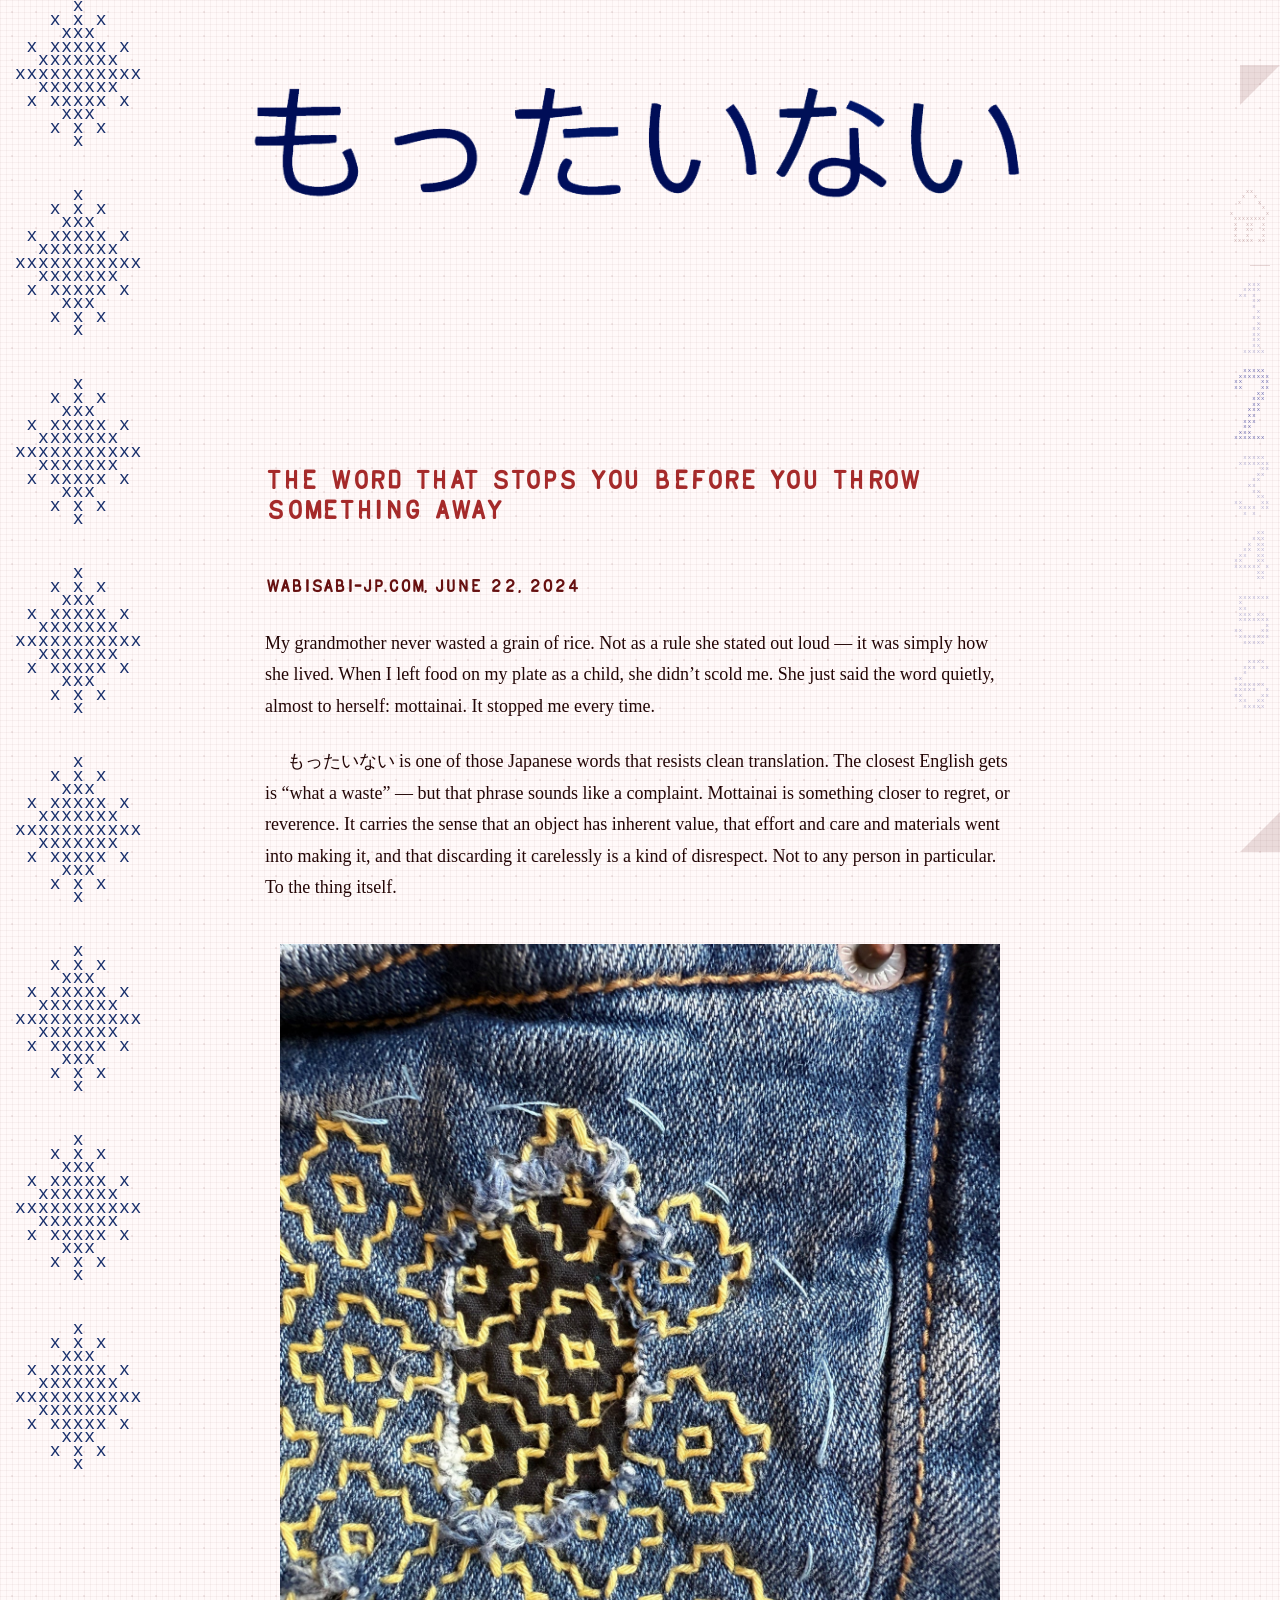
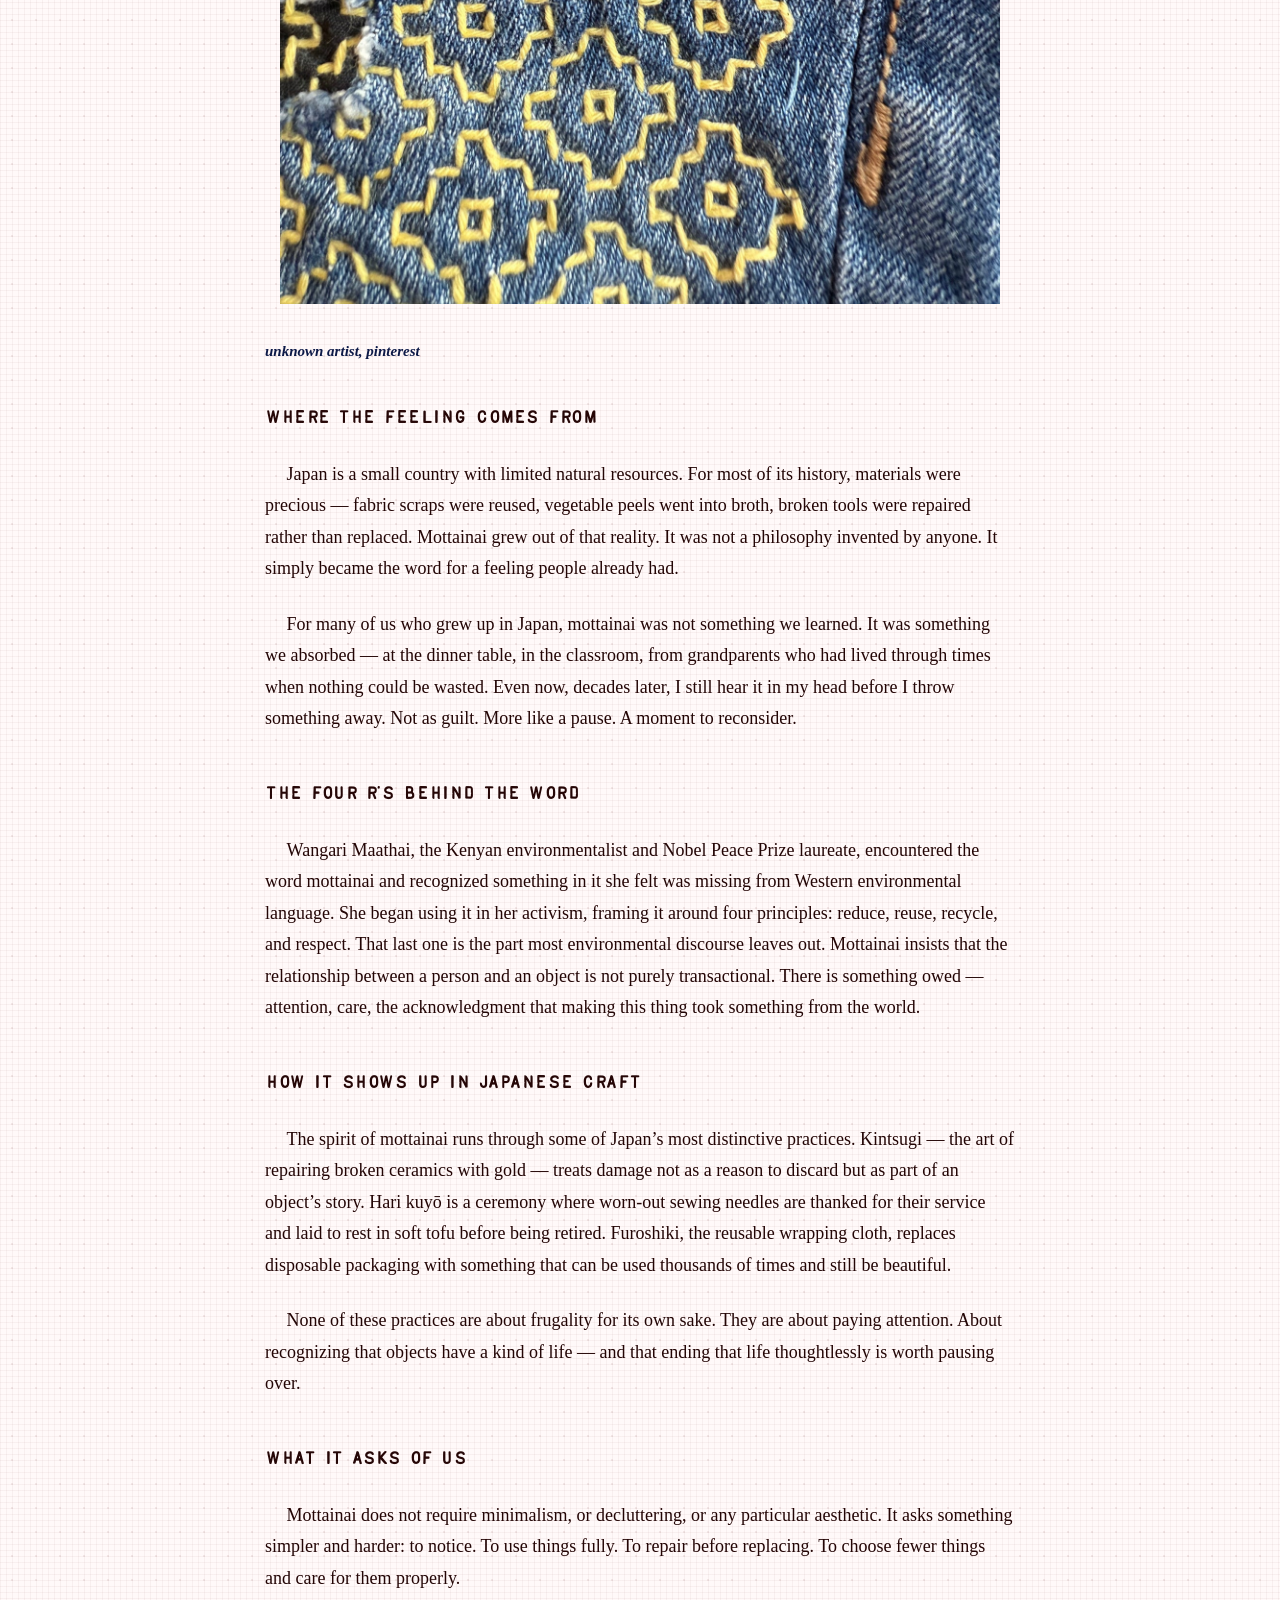
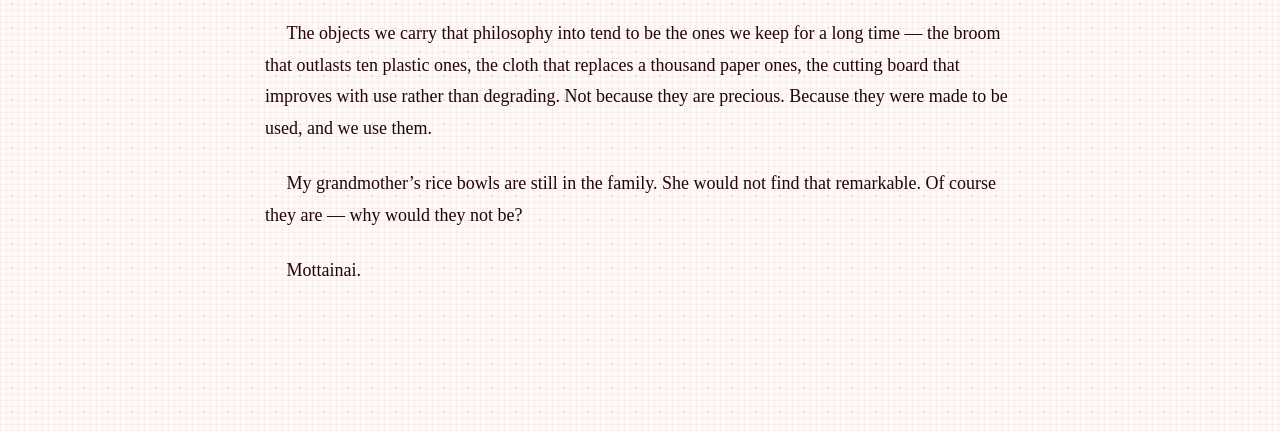
<file: article-2.html>
<!DOCTYPE html>
<html lang="en">
<head>
  <meta charset="UTF-8" />
  <title>Eva Joan</title>
  <meta name="viewport" content="width=device-width, initial-scale=1" />

  <!-- ✅ ONLY ONE CSS FILE -->
  <link rel="stylesheet" href="styles2.css" />
  <link rel="stylesheet" href="nav.css">

</head>


<body data-article="2" class="blue-pattern">



  <div class="stitch-ascii" id="stitchPattern"></div>


<div class="imghead"><img src="bluejapanese.png"></div>

  <main class="article">

    <h2>The Word That Stops You Before You Throw Something Away</h2>
<h4>wabisabi-jp.com, June 22, 2024</h4>
<p>
     My grandmother never wasted a grain of rice. Not as a rule she stated out loud — it was simply how she lived. When I left food on my plate as a child, she didn’t scold me. She just said the word quietly, almost to herself: mottainai. It stopped me every time.
</p>
<p>
もったいない  is one of those Japanese words that resists clean translation. The closest English gets is “what a waste” — but that phrase sounds like a complaint. Mottainai is something closer to regret, or reverence. It carries the sense that an object has inherent value, that effort and care and materials went into making it, and that discarding it carelessly is a kind of disrespect. Not to any person in particular. To the thing itself.
</p>

<div class="img1"><img src="mendingcopy.jpg"></div>
<h5>unknown artist, pinterest</h5>

<h3>Where the feeling comes from</h3>

<p>
Japan is a small country with limited natural resources. For most of its history, materials were precious — fabric scraps were reused, vegetable peels went into broth, broken tools were repaired rather than replaced. Mottainai grew out of that reality. It was not a philosophy invented by anyone. It simply became the word for a feeling people already had.
</p>
<p>
For many of us who grew up in Japan, mottainai was not something we learned. It was something we absorbed — at the dinner table, in the classroom, from grandparents who had lived through times when nothing could be wasted. Even now, decades later, I still hear it in my head before I throw something away. Not as guilt. More like a pause. A moment to reconsider.
</p>

<h3>The four R’s behind the word</h3>

<p>
Wangari Maathai, the Kenyan environmentalist and Nobel Peace Prize laureate, encountered the word mottainai and recognized something in it she felt was missing from Western environmental language. She began using it in her activism, framing it around four principles: reduce, reuse, recycle, and respect. That last one is the part most environmental discourse leaves out. Mottainai insists that the relationship between a person and an object is not purely transactional. There is something owed — attention, care, the acknowledgment that making this thing took something from the world.
</p>
 <h3>
How it shows up in Japanese craft
</h3>
<p>
The spirit of mottainai runs through some of Japan’s most distinctive practices. Kintsugi — the art of repairing broken ceramics with gold — treats damage not as a reason to discard but as part of an object’s story. Hari kuyō is a ceremony where worn-out sewing needles are thanked for their service and laid to rest in soft tofu before being retired. Furoshiki, the reusable wrapping cloth, replaces disposable packaging with something that can be used thousands of times and still be beautiful.
</p>
<p>

None of these practices are about frugality for its own sake. They are about paying attention. About recognizing that objects have a kind of life — and that ending that life thoughtlessly is worth pausing over.

 </p>
<p>
<h3>What it asks of us</h3>

<p>
  Mottainai does not require minimalism, or decluttering, or any particular aesthetic. It asks something simpler and harder: to notice. To use things fully. To repair before replacing. To choose fewer things and care for them properly.
</p>
<p>
The objects we carry that philosophy into tend to be the ones we keep for a long time — the broom that outlasts ten plastic ones, the cloth that replaces a thousand paper ones, the cutting board that improves with use rather than degrading. Not because they are precious. Because they were made to be used, and we use them.
</p>
<p>
My grandmother’s rice bowls are still in the family. She would not find that remarkable. Of course they are — why would they not be?
</p>
<p>
Mottainai.
</p>



  </main>

  <!-- ✅ SCRIPT -->
<script src="script-alt.js"></script>

  <script src="nav.js"></script>

</body>
</html>
</file>
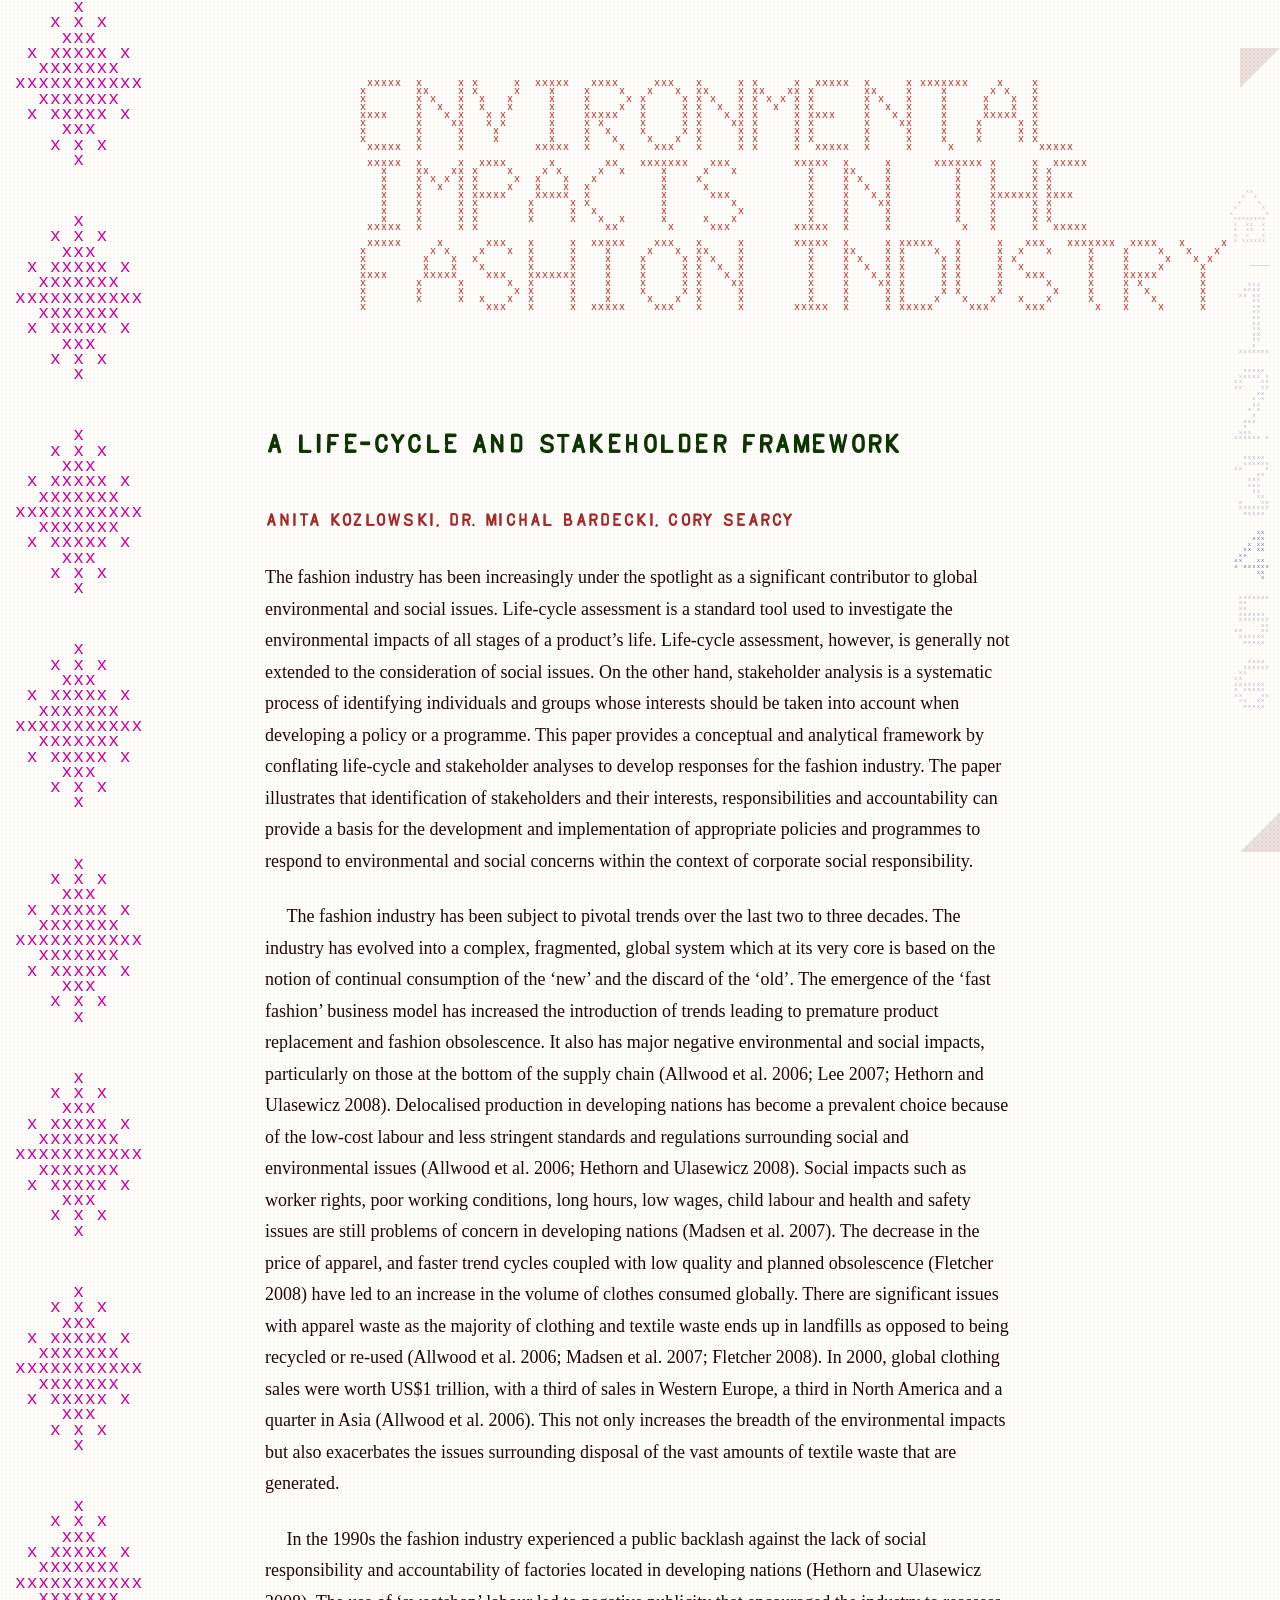
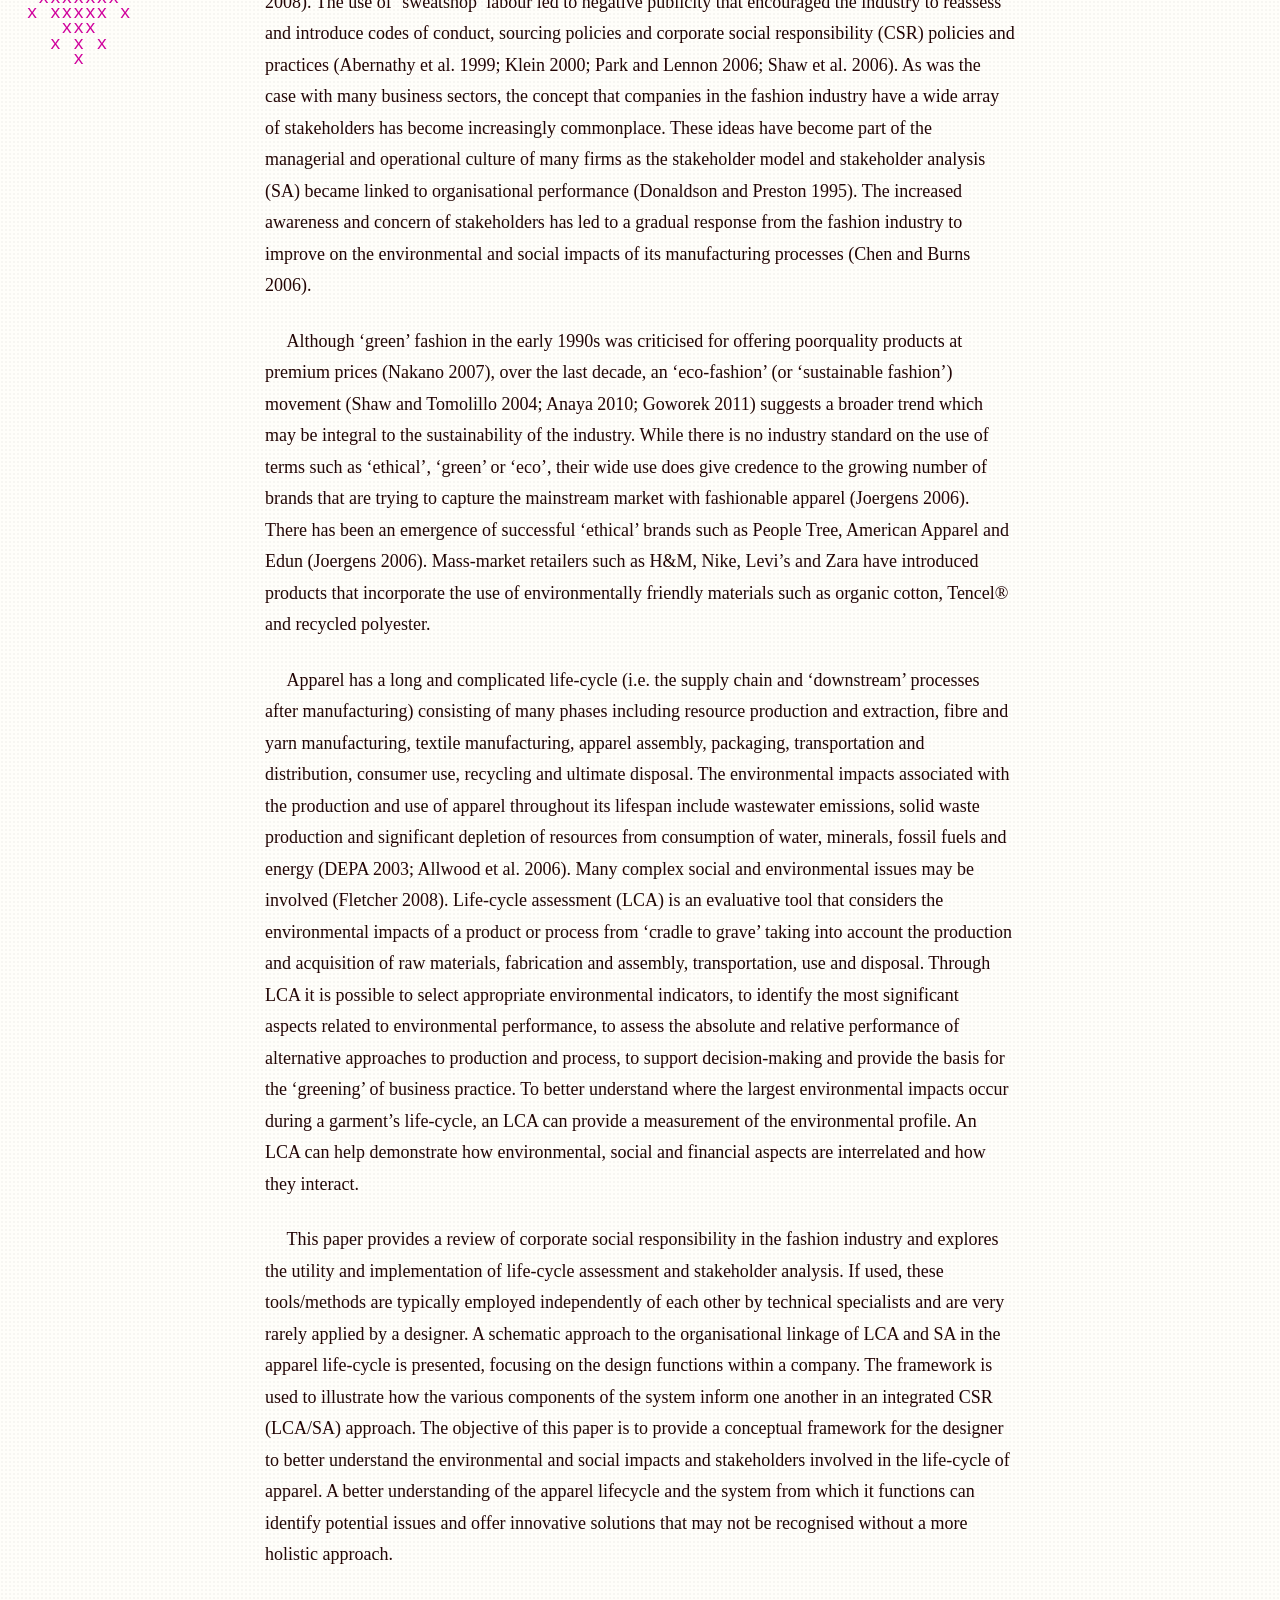
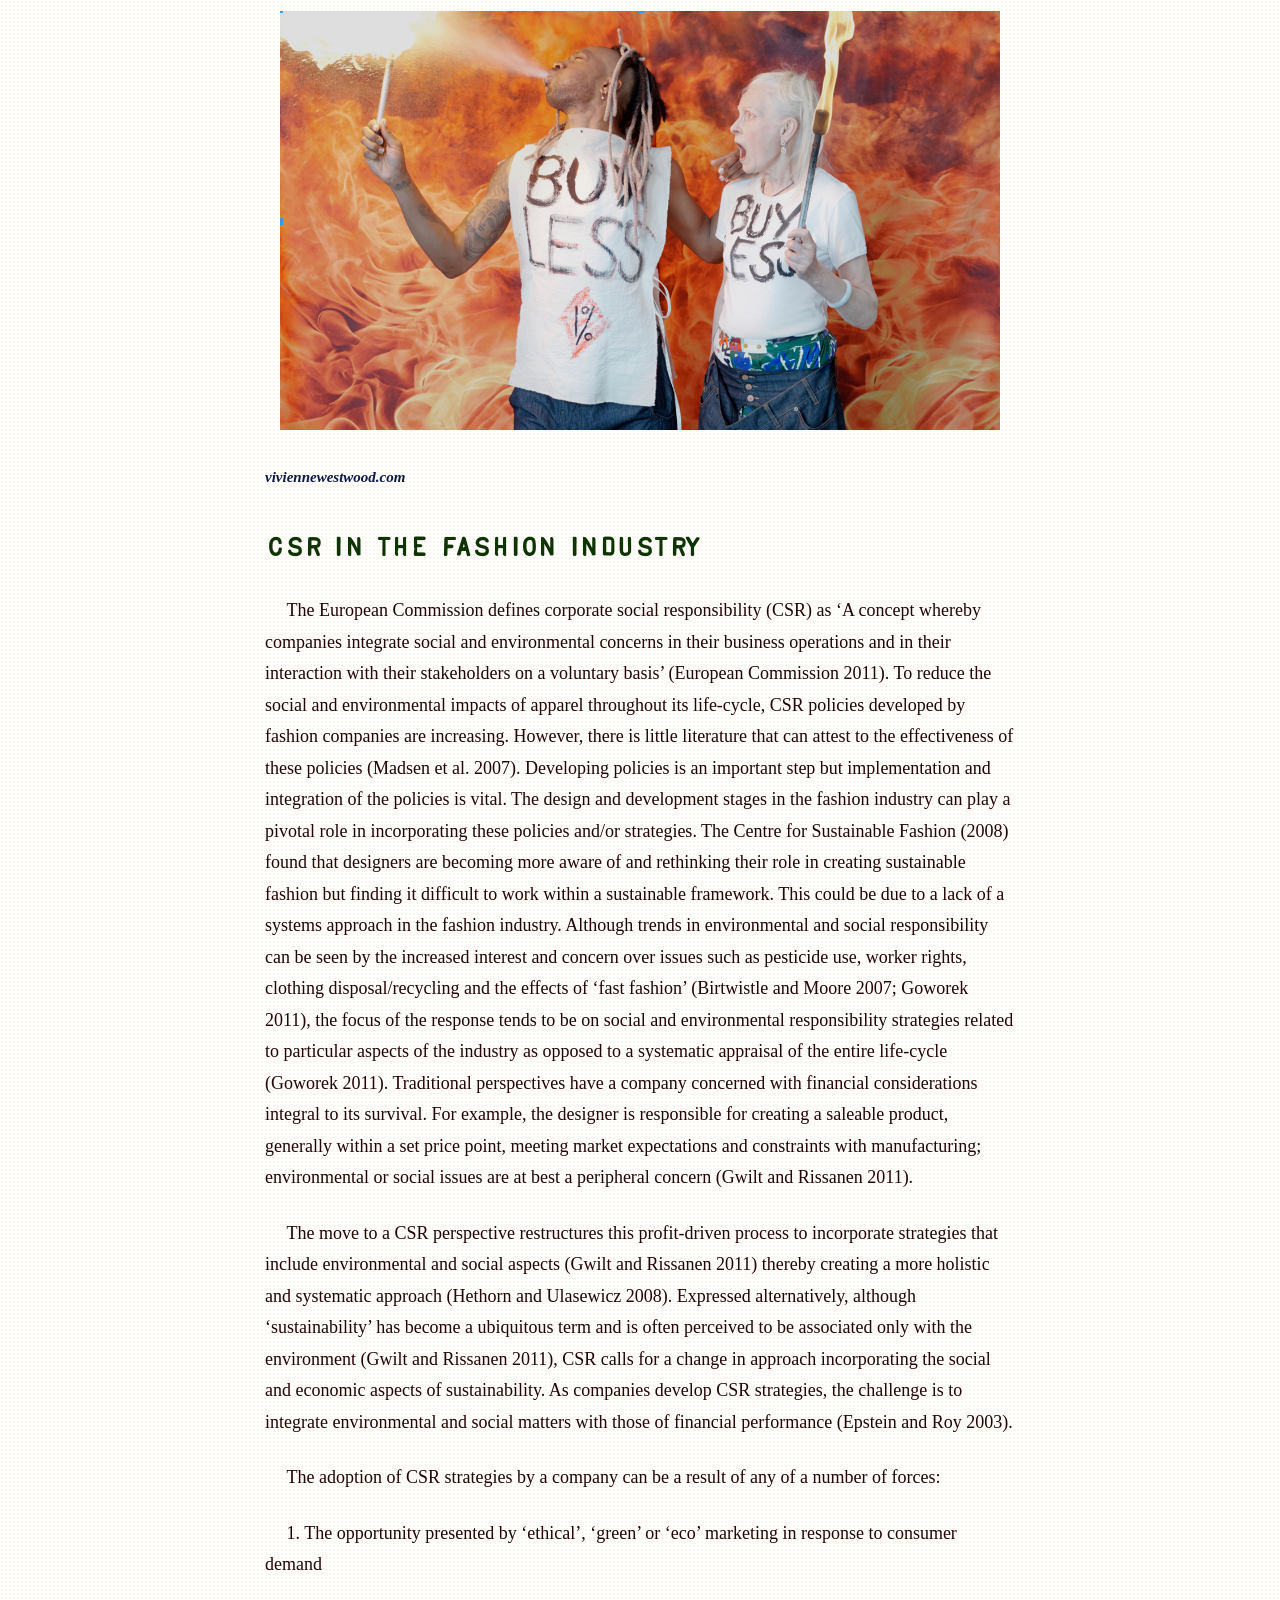
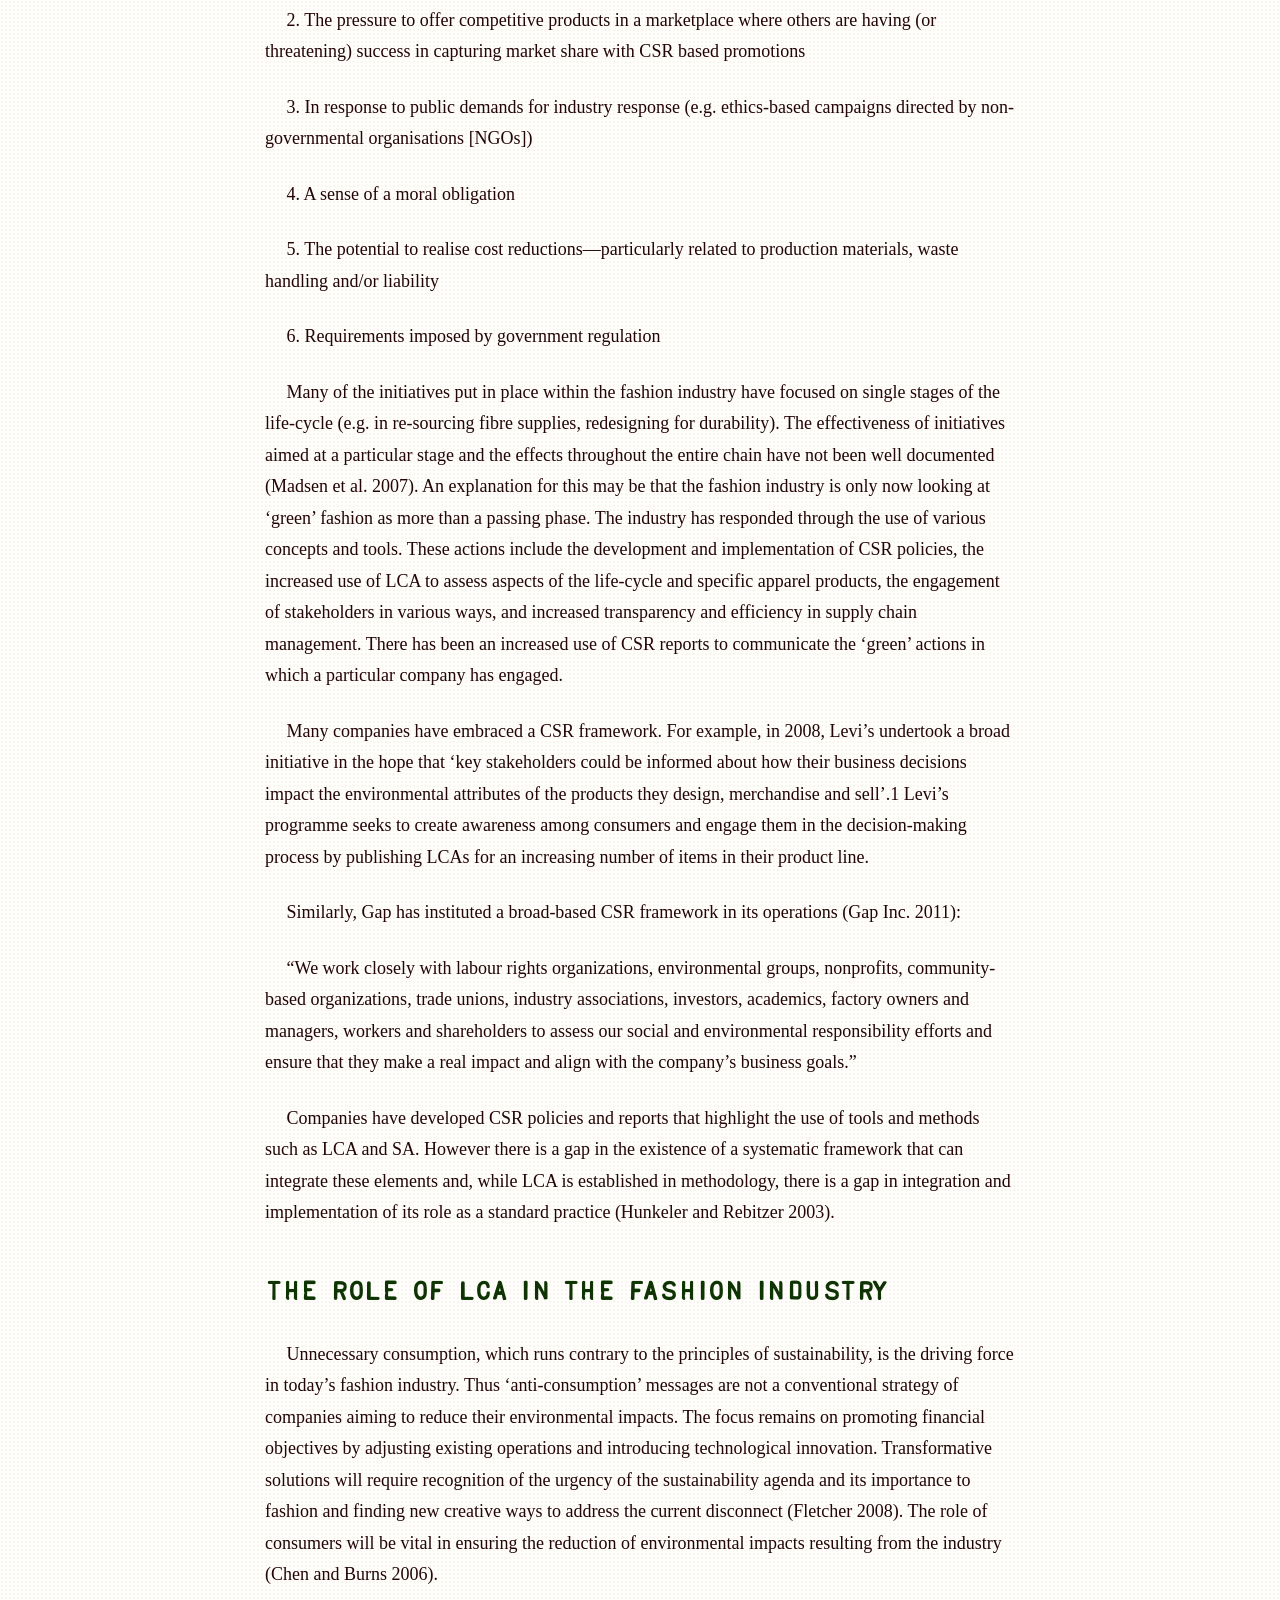
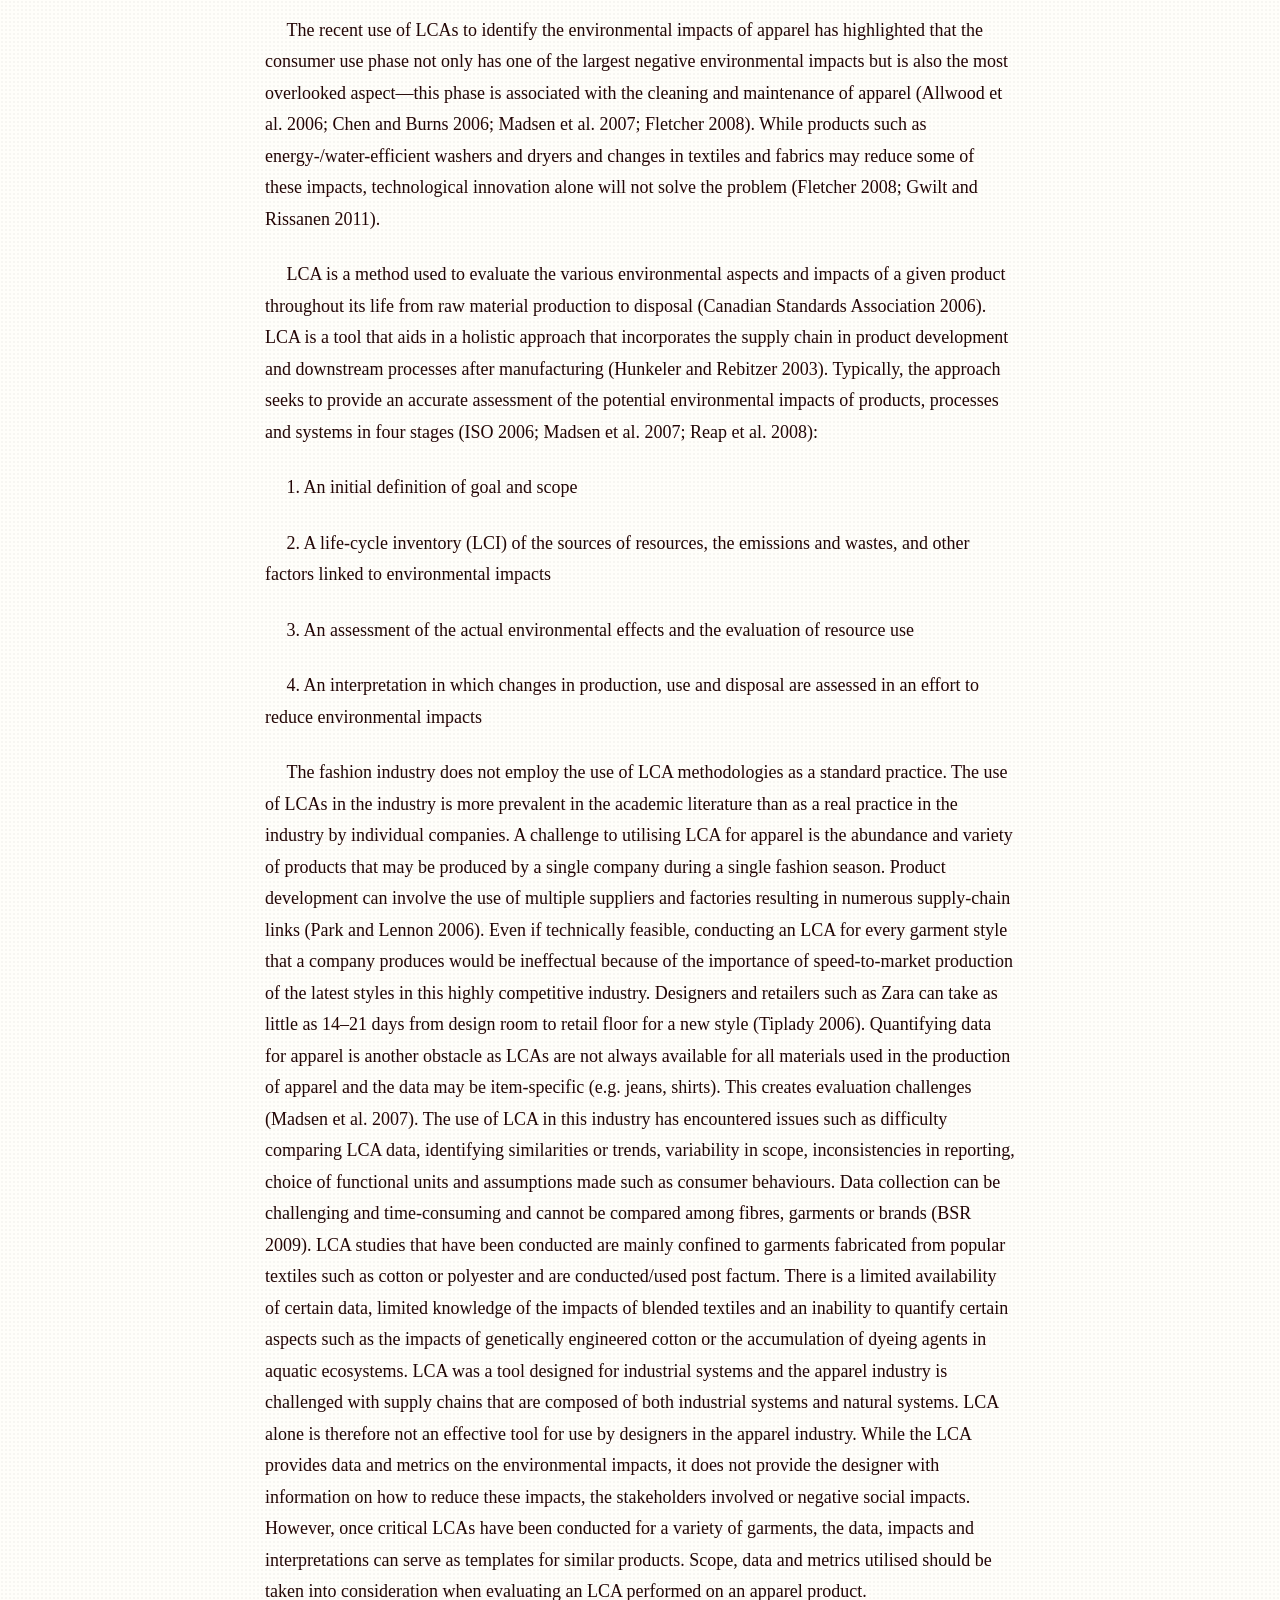
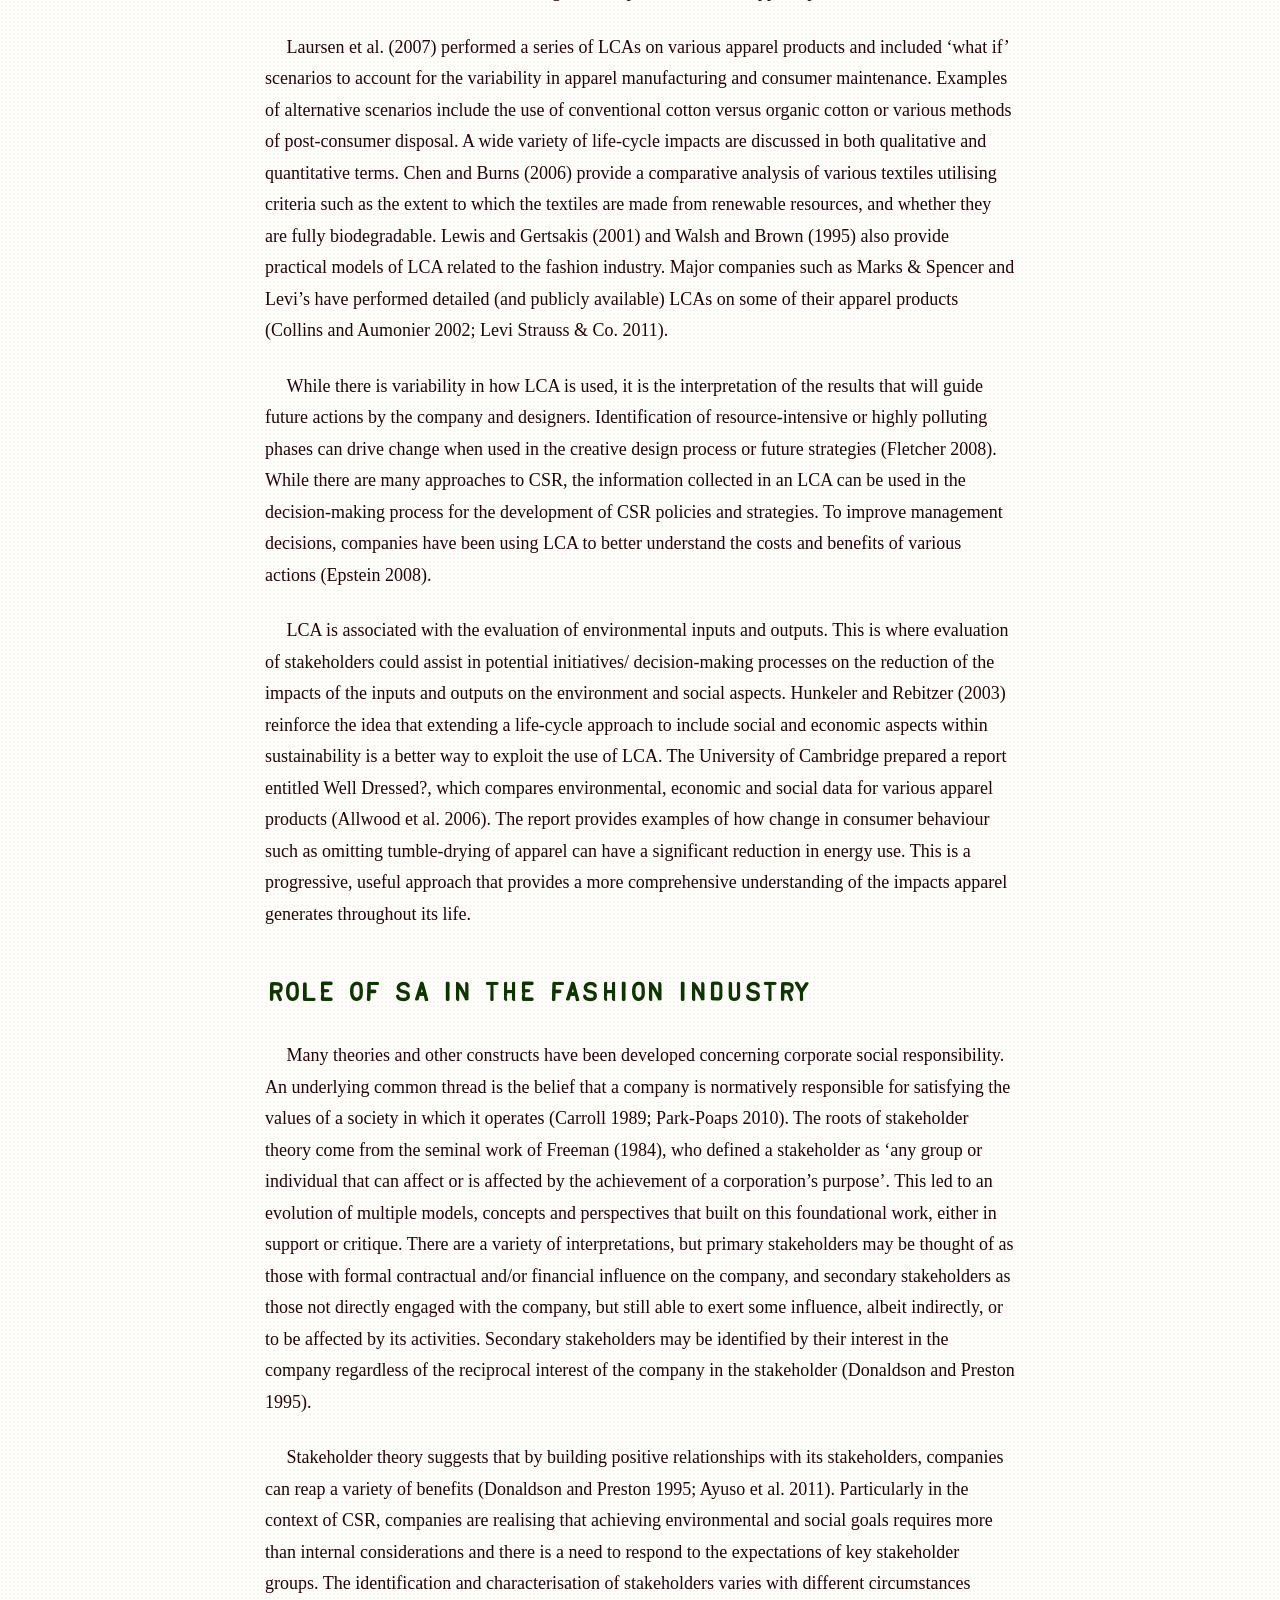
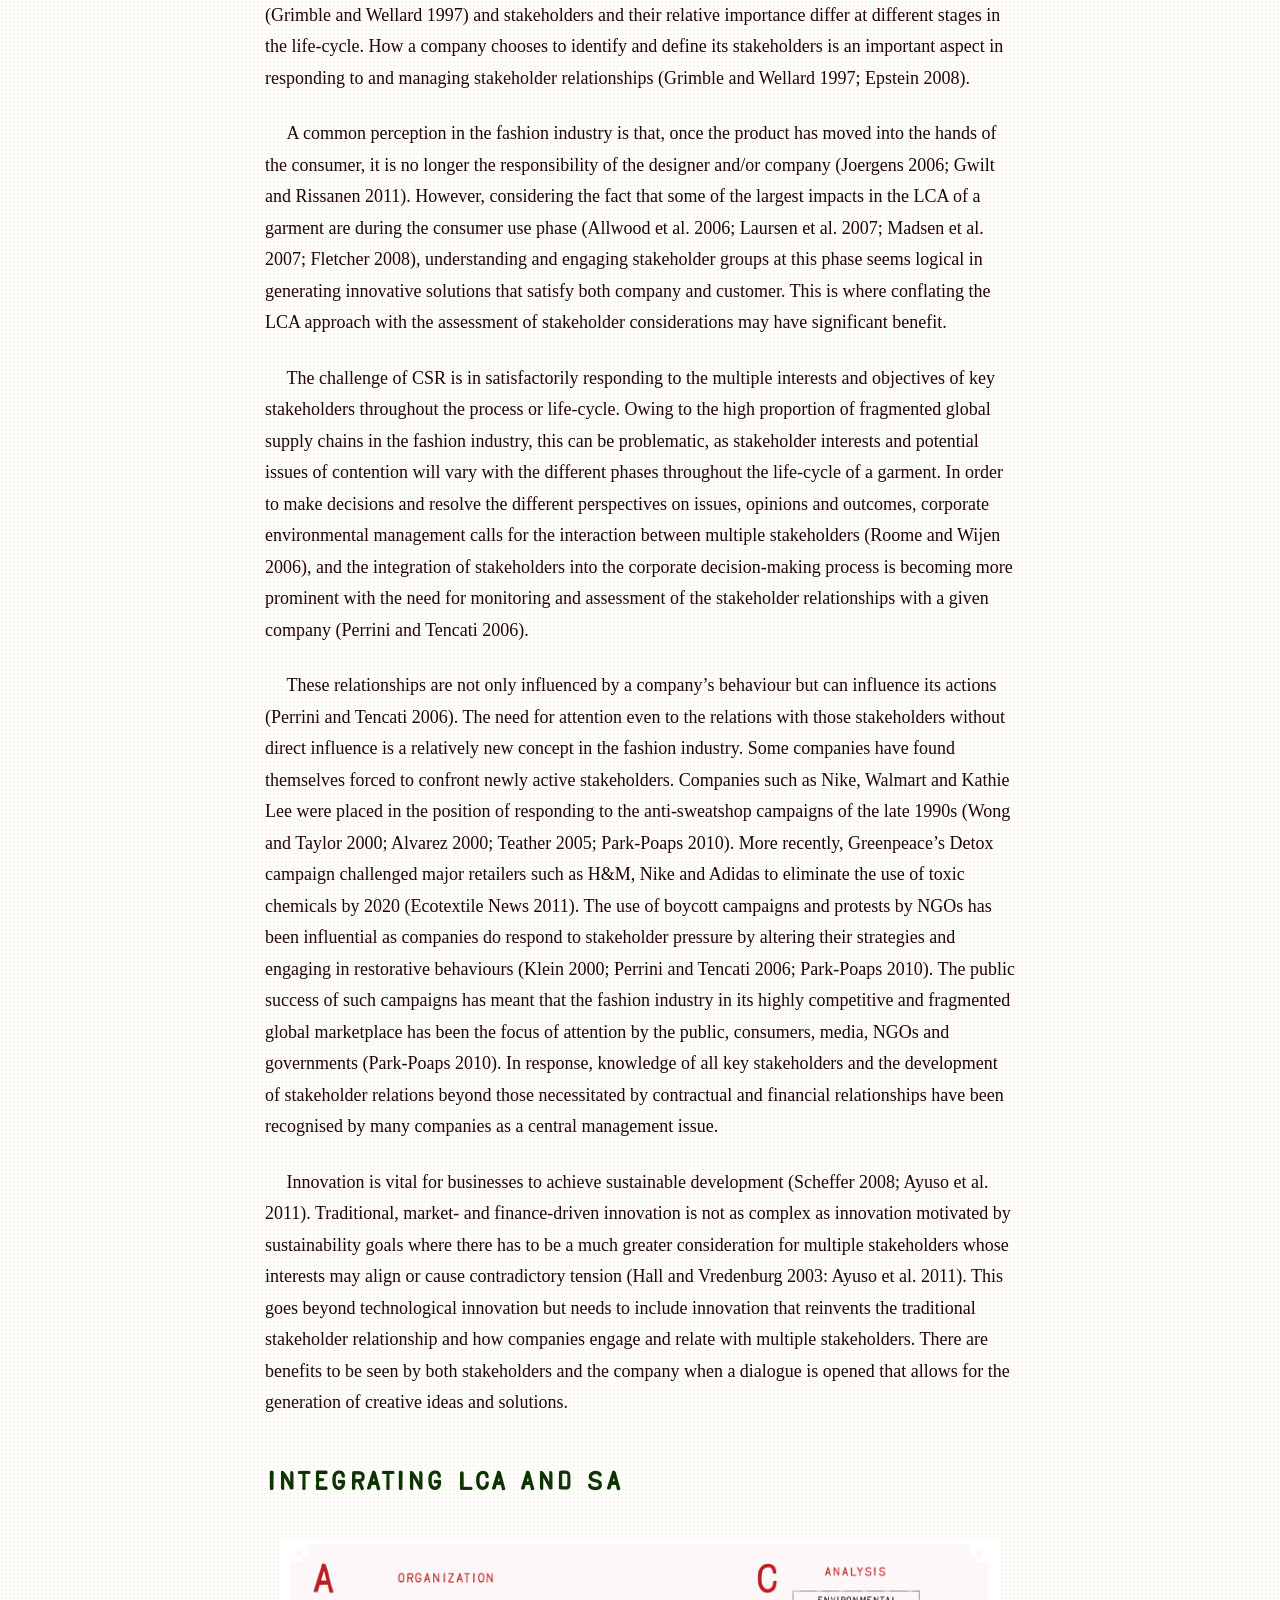
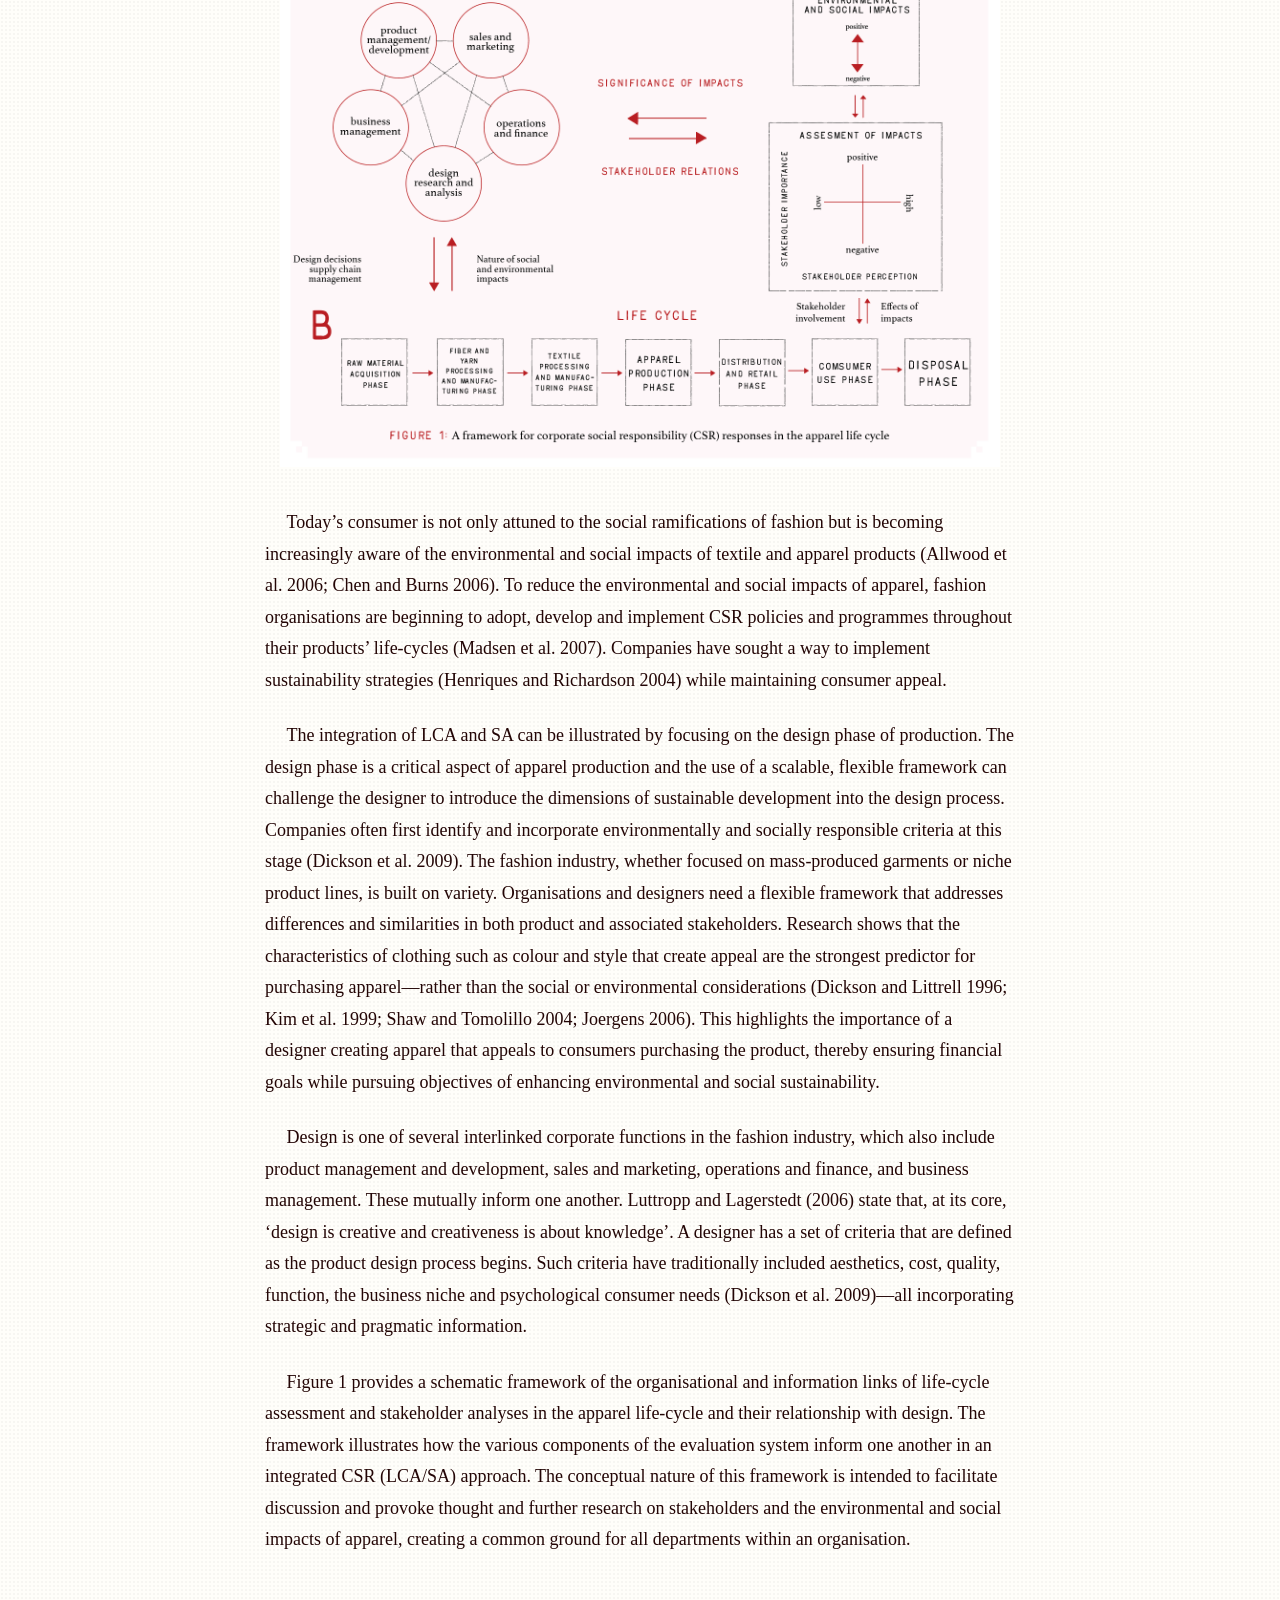
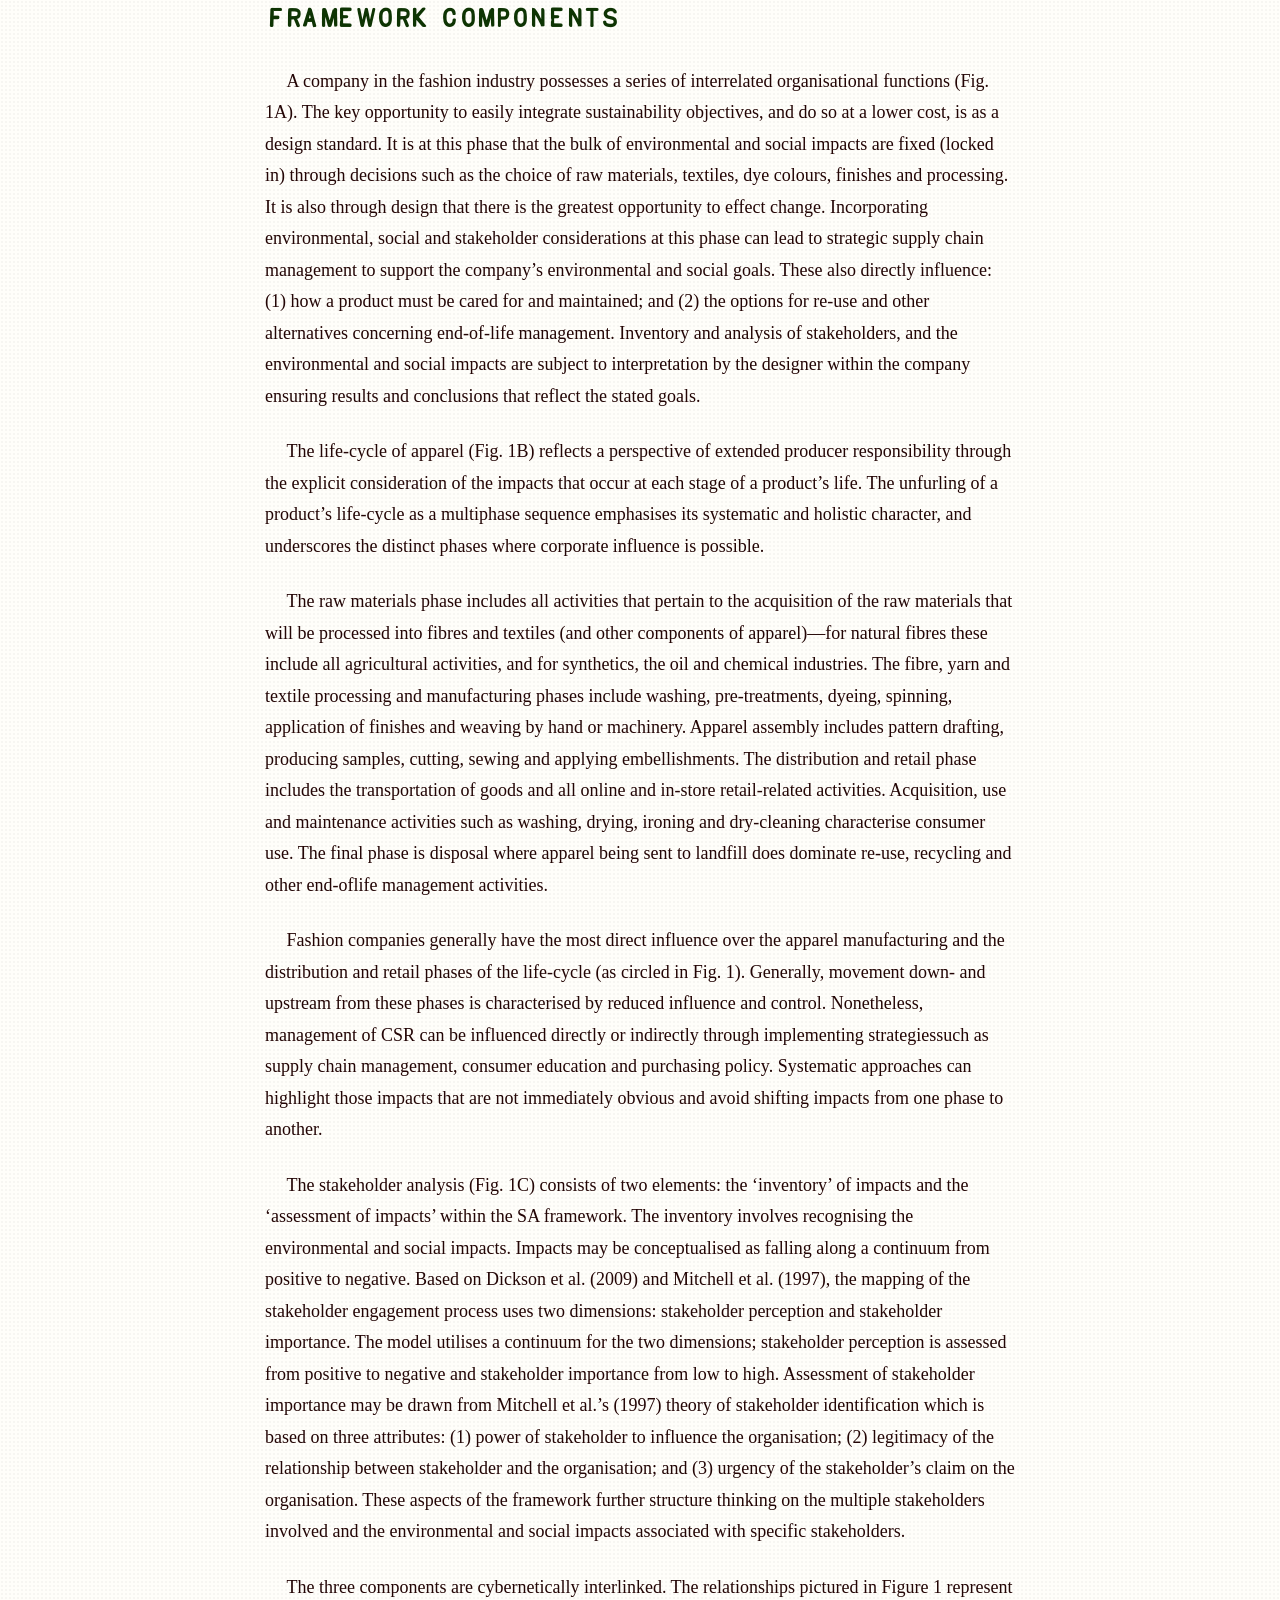
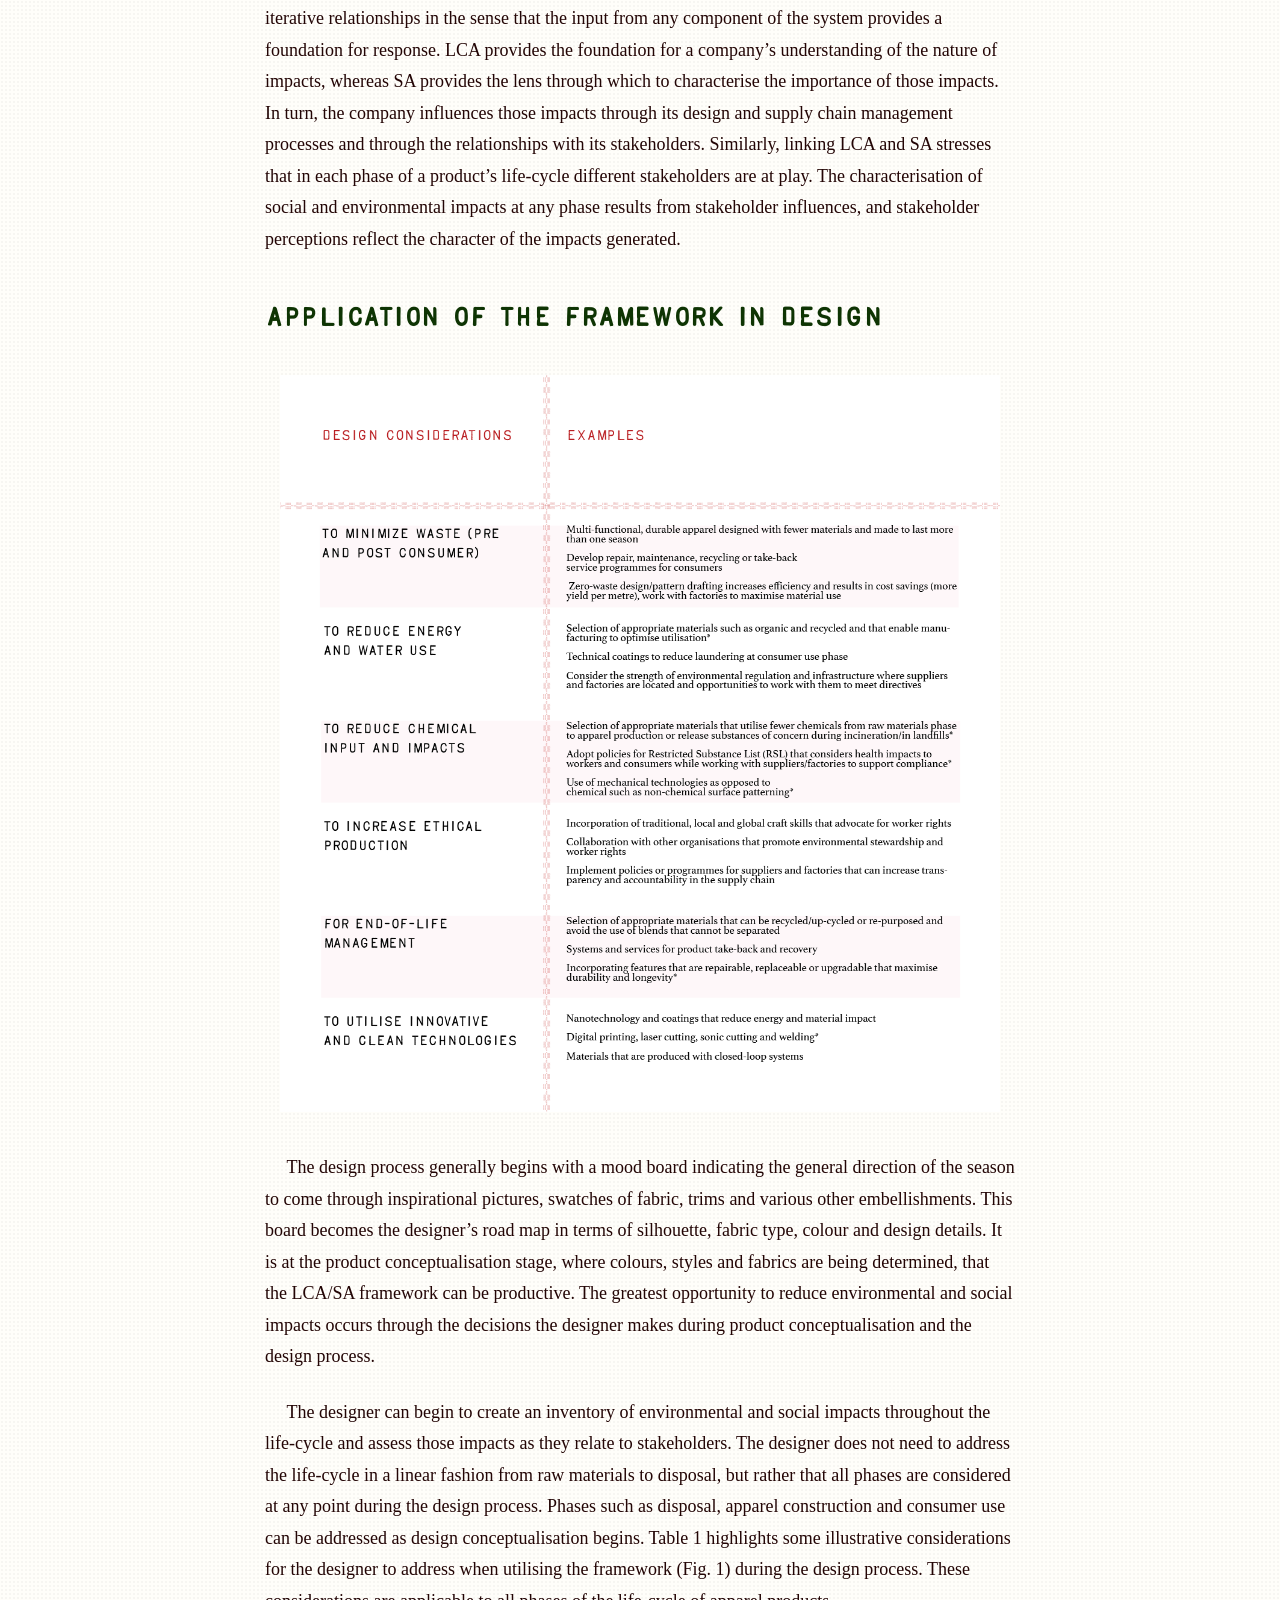
<file: article-4.html>
<!DOCTYPE html>
<html lang="en">
<head>
  <meta charset="UTF-8" />
  <title>Garment Study</title>
  <link rel="stylesheet" href="styles4.css" />
  <link rel="stylesheet" href="nav.css">

</head>

<body data-article="4">


  <div class="stitch-ascii" id="stitchPattern"></div>
<div id="stitch-title"></div>


  <main class="article">

    <h2>a life-cycle and stakeholder framework</h2>
<h3>ANITA KOZLOWSKI, DR. MICHAL BARDECKI, CORY SEARCY</h3>

<p>
   The fashion industry has been increasingly under the spotlight as a significant contributor to global environmental and social issues. Life-cycle assessment is a standard tool used to investigate the environmental impacts of all stages of a product’s life. Life-cycle assessment, however, is generally not extended to the consideration of social issues. On the other hand, stakeholder analysis is a systematic process of identifying individuals and groups whose interests should be taken into account when developing a policy or a programme. This paper provides a conceptual and analytical framework by conflating life-cycle and stakeholder analyses to develop responses for the fashion industry. The paper illustrates that identification of stakeholders and their interests, responsibilities and accountability can provide a basis for the development and implementation of appropriate policies and programmes to respond to environmental and social concerns within the context of corporate social responsibility.
</p>
<p>
The fashion industry has been subject to pivotal trends over the last two to three decades. The industry has evolved into a complex, fragmented, global system which at its very core is based on the notion of continual consumption of the ‘new’ and the discard of the ‘old’. The emergence of the ‘fast fashion’ business model has increased the introduction of trends leading to premature product replacement and fashion obsolescence. It also has major negative environmental and social impacts, particularly on those at the bottom of the supply chain (Allwood et al. 2006; Lee 2007; Hethorn and Ulasewicz 2008). Delocalised production in developing nations has become a prevalent choice because of the low-cost labour and less stringent standards and regulations surrounding social and environmental issues (Allwood et al. 2006; Hethorn and Ulasewicz 2008). Social impacts such as worker rights, poor working conditions, long hours, low wages, child labour and health and safety issues are still problems of concern in developing nations (Madsen et al. 2007). The decrease in the price of apparel, and faster trend cycles coupled with low quality and planned obsolescence (Fletcher 2008) have led to an increase in the volume of clothes consumed globally. There are significant issues with apparel waste as the majority of clothing and textile waste ends up in landfills as opposed to being recycled or re-used (Allwood et al. 2006; Madsen et al. 2007; Fletcher 2008). In 2000, global clothing sales were worth US$1 trillion, with a third of sales in Western Europe, a third in North America and a quarter in Asia (Allwood et al. 2006). This not only increases the breadth of the environmental impacts but also exacerbates the issues surrounding disposal of the vast amounts of textile waste that are generated. 
</p>
<p>
In the 1990s the fashion industry experienced a public backlash against the lack of social responsibility and accountability of factories located in developing nations (Hethorn and Ulasewicz 2008). The use of ‘sweatshop’ labour led to negative publicity that encouraged the industry to reassess and introduce codes of conduct, sourcing policies and corporate social responsibility (CSR) policies and practices (Abernathy et al. 1999; Klein 2000; Park and Lennon 2006; Shaw et al. 2006). As was the case with many business sectors, the concept that companies in the fashion industry have a wide array of stakeholders has become increasingly commonplace. These ideas have become part of the managerial and operational culture of many firms as the stakeholder model and stakeholder analysis (SA) became linked to organisational performance (Donaldson and Preston 1995). The increased awareness and concern of stakeholders has led to a gradual response from the fashion industry to improve on the environmental and social impacts of its manufacturing processes (Chen and Burns 2006). 
</p>
<p>
Although ‘green’ fashion in the early 1990s was criticised for offering poorquality products at premium prices (Nakano 2007), over the last decade, an ‘eco-fashion’ (or ‘sustainable fashion’) movement (Shaw and Tomolillo 2004; Anaya 2010; Goworek 2011) suggests a broader trend which may be integral to the sustainability of the industry. While there is no industry standard on the use of terms such as ‘ethical’, ‘green’ or ‘eco’, their wide use does give credence to the growing number of brands that are trying to capture the mainstream market with fashionable apparel (Joergens 2006). There has been an emergence of successful ‘ethical’ brands such as People Tree, American Apparel and Edun (Joergens 2006). Mass-market retailers such as H&M, Nike, Levi’s and Zara have introduced products that incorporate the use of environmentally friendly materials such as organic cotton, Tencel® and recycled polyester. 
</p>
<p>
Apparel has a long and complicated life-cycle (i.e. the supply chain and ‘downstream’ processes after manufacturing) consisting of many phases including resource production and extraction, fibre and yarn manufacturing, textile manufacturing, apparel assembly, packaging, transportation and distribution, consumer use, recycling and ultimate disposal. The environmental impacts associated with the production and use of apparel throughout its lifespan include wastewater emissions, solid waste production and significant depletion of resources from consumption of water, minerals, fossil fuels and energy (DEPA 2003; Allwood et al. 2006). Many complex social and environmental issues may be involved (Fletcher 2008). Life-cycle assessment (LCA) is an evaluative tool that considers the environmental impacts of a product or process from ‘cradle to grave’ taking into account the production and acquisition of raw materials, fabrication and assembly, transportation, use and disposal. Through LCA it is possible to select appropriate environmental indicators, to identify the most significant aspects related to environmental performance, to assess the absolute and relative performance of alternative approaches to production and process, to support decision-making and provide the basis for the ‘greening’ of business practice. To better understand where the largest environmental impacts occur during a garment’s life-cycle, an LCA can provide a measurement of the environmental profile. An LCA can help demonstrate how environmental, social and financial aspects are interrelated and how they interact. 
</p>
<p>
This paper provides a review of corporate social responsibility in the fashion industry and explores the utility and implementation of life-cycle assessment and stakeholder analysis. If used, these tools/methods are typically employed independently of each other by technical specialists and are very rarely applied by a designer. A schematic approach to the organisational linkage of LCA and SA in the apparel life-cycle is presented, focusing on the design functions within a company. The framework is used to illustrate how the various components of the system inform one another in an integrated CSR (LCA/SA) approach. The objective of this paper is to provide a conceptual framework for the designer to better understand the environmental and social impacts and stakeholders involved in the life-cycle of apparel. A better understanding of the apparel lifecycle and the system from which it functions can identify potential issues and offer innovative solutions that may not be recognised without a more holistic approach.
</p>
<div class="img1"><img src="vw.png"></div>
<h4>viviennewestwood.com</h4>
<h2>CSR in the fashion industry </h2>

<p>
The European Commission defines corporate social responsibility (CSR) as ‘A concept whereby companies integrate social and environmental concerns in their business operations and in their interaction with their stakeholders on a voluntary basis’ (European Commission 2011). To reduce the social and environmental impacts of apparel throughout its life-cycle, CSR policies developed by fashion companies are increasing. However, there is little literature that can attest to the effectiveness of these policies (Madsen et al. 2007). Developing policies is an important step but implementation and integration of the policies is vital. The design and development stages in the fashion industry can play a pivotal role in incorporating these policies and/or strategies. The Centre for Sustainable Fashion (2008) found that designers are becoming more aware of and rethinking their role in creating sustainable fashion but finding it difficult to work within a sustainable framework. This could be due to a lack of a systems approach in the fashion industry. Although trends in environmental and social responsibility can be seen by the increased interest and concern over issues such as pesticide use, worker rights, clothing disposal/recycling and the effects of ‘fast fashion’ (Birtwistle and Moore 2007; Goworek 2011), the focus of the response tends to be on social and environmental responsibility strategies related to particular aspects of the industry as opposed to a systematic appraisal of the entire life-cycle (Goworek 2011). Traditional perspectives have a company concerned with financial considerations integral to its survival. For example, the designer is responsible for creating a saleable product, generally within a set price point, meeting market expectations and constraints with manufacturing; environmental or social issues are at best a peripheral concern (Gwilt and Rissanen 2011). 
</p>
<p>
The move to a CSR perspective restructures this profit-driven process to incorporate strategies that include environmental and social aspects (Gwilt and Rissanen 2011) thereby creating a more holistic and systematic approach (Hethorn and Ulasewicz 2008). Expressed alternatively, although ‘sustainability’ has become a ubiquitous term and is often perceived to be associated only with the environment (Gwilt and Rissanen 2011), CSR calls for a change in approach incorporating the social and economic aspects of sustainability. As companies develop CSR strategies, the challenge is to integrate environmental and social matters with those of financial performance (Epstein and Roy 2003). 
</p>
<p>
The adoption of CSR strategies by a company can be a result of any of a number of forces: 
</p>
<p>
1. The opportunity presented by ‘ethical’, ‘green’ or ‘eco’ marketing in response to consumer demand 
</p>
<p>
2. The pressure to offer competitive products in a marketplace where others are having (or threatening) success in capturing market share with CSR based promotions
</p>
<p>
3. In response to public demands for industry response (e.g. ethics-based campaigns directed by non-governmental organisations [NGOs]) 
</p>
<p>
4. A sense of a moral obligation 
</p>
<p>
5. The potential to realise cost reductions—particularly related to production materials, waste handling and/or liability
 </p>
<p>
6. Requirements imposed by government regulation 
</p>
<p>
Many of the initiatives put in place within the fashion industry have focused on single stages of the life-cycle (e.g. in re-sourcing fibre supplies, redesigning for durability). The effectiveness of initiatives aimed at a particular stage and the effects throughout the entire chain have not been well documented (Madsen et al. 2007). An explanation for this may be that the fashion industry is only now looking at ‘green’ fashion as more than a passing phase. The industry has responded through the use of various concepts and tools. These actions include the development and implementation of CSR policies, the increased use of LCA to assess aspects of the life-cycle and specific apparel products, the engagement of stakeholders in various ways, and increased transparency and efficiency in supply chain management. There has been an increased use of CSR reports to communicate the ‘green’ actions in which a particular company has engaged. 
</p>
<p>
Many companies have embraced a CSR framework. For example, in 2008, Levi’s undertook a broad initiative in the hope that ‘key stakeholders could be informed about how their business decisions impact the environmental attributes of the products they design, merchandise and sell’.1 Levi’s programme seeks to create awareness among consumers and engage them in the decision-making process by publishing LCAs for an increasing number of items in their product line. 
</p>
<p>
Similarly, Gap has instituted a broad-based CSR framework in its operations (Gap Inc. 2011): 
</p>
<p>
“We work closely with labour rights organizations, environmental groups, nonprofits, community-based organizations, trade unions, industry associations, investors, academics, factory owners and managers, workers and shareholders to assess our social and environmental responsibility efforts and ensure that they make a real impact and align with the company’s business goals.”
</p>
<p>
Companies have developed CSR policies and reports that highlight the use of tools and methods such as LCA and SA. However there is a gap in the existence of a systematic framework that can integrate these elements and, while LCA is established in methodology, there is a gap in integration and implementation of its role as a standard practice (Hunkeler and Rebitzer 2003).
</p>


<h2>The role of LCA in the fashion industry </h2>

<p>
Unnecessary consumption, which runs contrary to the principles of sustainability, is the driving force in today’s fashion industry. Thus ‘anti-consumption’ messages are not a conventional strategy of companies aiming to reduce their environmental impacts. The focus remains on promoting financial objectives by adjusting existing operations and introducing technological innovation. Transformative solutions will require recognition of the urgency of the sustainability agenda and its importance to fashion and finding new creative ways to address the current disconnect (Fletcher 2008). The role of consumers will be vital in ensuring the reduction of environmental impacts resulting from the industry (Chen and Burns 2006). 
</p>
<p>
The recent use of LCAs to identify the environmental impacts of apparel has highlighted that the consumer use phase not only has one of the largest negative environmental impacts but is also the most overlooked aspect—this phase is associated with the cleaning and maintenance of apparel (Allwood et al. 2006; Chen and Burns 2006; Madsen et al. 2007; Fletcher 2008). While products such as energy-/water-efficient washers and dryers and changes in textiles and fabrics may reduce some of these impacts, technological innovation alone will not solve the problem (Fletcher 2008; Gwilt and Rissanen 2011). 
</p>
<p>
LCA is a method used to evaluate the various environmental aspects and impacts of a given product throughout its life from raw material production to disposal (Canadian Standards Association 2006). LCA is a tool that aids in a holistic approach that incorporates the supply chain in product development and downstream processes after manufacturing (Hunkeler and Rebitzer 2003). Typically, the approach seeks to provide an accurate assessment of the potential environmental impacts of products, processes and systems in four stages (ISO 2006; Madsen et al. 2007; Reap et al. 2008): 
</p>
<p>
1. An initial definition of goal and scope 
</p>
<p>
2. A life-cycle inventory (LCI) of the sources of resources, the emissions and wastes, and other factors linked to environmental impacts 
</p>
<p>
3. An assessment of the actual environmental effects and the evaluation of resource use 
</p>
<p>
4. An interpretation in which changes in production, use and disposal are assessed in an effort to reduce environmental impacts 
</p>
<p>
The fashion industry does not employ the use of LCA methodologies as a standard practice. The use of LCAs in the industry is more prevalent in the academic literature than as a real practice in the industry by individual companies. A challenge to utilising LCA for apparel is the abundance and variety of products that may be produced by a single company during a single fashion season. Product development can involve the use of multiple suppliers and factories resulting in numerous supply-chain links (Park and Lennon 2006). Even if technically feasible, conducting an LCA for every garment style that a company produces would be ineffectual because of the importance of speed-to-market production of the latest styles in this highly competitive industry. Designers and retailers such as Zara can take as little as 14–21 days from design room to retail floor for a new style (Tiplady 2006). Quantifying data for apparel is another obstacle as LCAs are not always available for all materials used in the production of apparel and the data may be item-specific (e.g. jeans, shirts). This creates evaluation challenges (Madsen et al. 2007). The use of LCA in this industry has encountered issues such as difficulty comparing LCA data, identifying similarities or trends, variability in scope, inconsistencies in reporting, choice of functional units and assumptions made such as consumer behaviours. Data collection can be challenging and time-consuming and cannot be compared among fibres, garments or brands (BSR 2009). LCA studies that have been conducted are mainly confined to garments fabricated from popular textiles such as cotton or polyester and are conducted/used post factum. There is a limited availability of certain data, limited knowledge of the impacts of blended textiles and an inability to quantify certain aspects such as the impacts of genetically engineered cotton or the accumulation of dyeing agents in aquatic ecosystems. LCA was a tool designed for industrial systems and the apparel industry is challenged with supply chains that are composed of both industrial systems and natural systems. LCA alone is therefore not an effective tool for use by designers in the apparel industry. While the LCA provides data and metrics on the environmental impacts, it does not provide the designer with information on how to reduce these impacts, the stakeholders involved or negative social impacts. However, once critical LCAs have been conducted for a variety of garments, the data, impacts and interpretations can serve as templates for similar products. Scope, data and metrics utilised should be taken into consideration when evaluating an LCA performed on an apparel product. 
</p>
<p>
Laursen et al. (2007) performed a series of LCAs on various apparel products and included ‘what if’ scenarios to account for the variability in apparel manufacturing and consumer maintenance. Examples of alternative scenarios include the use of conventional cotton versus organic cotton or various methods of post-consumer disposal. A wide variety of life-cycle impacts are discussed in both qualitative and quantitative terms. Chen and Burns (2006) provide a comparative analysis of various textiles utilising criteria such as the extent to which the textiles are made from renewable resources, and whether they are fully biodegradable. Lewis and Gertsakis (2001) and Walsh and Brown (1995) also provide practical models of LCA related to the fashion industry. Major companies such as Marks & Spencer and Levi’s have performed detailed (and publicly available) LCAs on some of their apparel products (Collins and Aumonier 2002; Levi Strauss & Co. 2011). 
</p>
<p>
While there is variability in how LCA is used, it is the interpretation of the results that will guide future actions by the company and designers. Identification of resource-intensive or highly polluting phases can drive change when used in the creative design process or future strategies (Fletcher 2008). While there are many approaches to CSR, the information collected in an LCA can be used in the decision-making process for the development of CSR policies and strategies. To improve management decisions, companies have been using LCA to better understand the costs and benefits of various actions (Epstein 2008). 
</p>
<p>
LCA is associated with the evaluation of environmental inputs and outputs. This is where evaluation of stakeholders could assist in potential initiatives/ decision-making processes on the reduction of the impacts of the inputs and outputs on the environment and social aspects. Hunkeler and Rebitzer (2003) reinforce the idea that extending a life-cycle approach to include social and economic aspects within sustainability is a better way to exploit the use of LCA. The University of Cambridge prepared a report entitled Well Dressed?, which compares environmental, economic and social data for various apparel products (Allwood et al. 2006). The report provides examples of how change in consumer behaviour such as omitting tumble-drying of apparel can have a significant reduction in energy use. This is a progressive, useful approach that provides a more comprehensive understanding of the impacts apparel generates throughout its life.
</p>


<h2>Role of SA in the fashion industry</h2>

<p>
Many theories and other constructs have been developed concerning corporate social responsibility. An underlying common thread is the belief that a company is normatively responsible for satisfying the values of a society in which it operates (Carroll 1989; Park-Poaps 2010). The roots of stakeholder theory come from the seminal work of Freeman (1984), who defined a stakeholder as ‘any group or individual that can affect or is affected by the achievement of a corporation’s purpose’. This led to an evolution of multiple models, concepts and perspectives that built on this foundational work, either in support or critique. There are a variety of interpretations, but primary stakeholders may be thought of as those with formal contractual and/or financial influence on the company, and secondary stakeholders as those not directly engaged with the company, but still able to exert some influence, albeit indirectly, or to be affected by its activities. Secondary stakeholders may be identified by their interest in the company regardless of the reciprocal interest of the company in the stakeholder (Donaldson and Preston 1995).
</p>
<p>
Stakeholder theory suggests that by building positive relationships with its stakeholders, companies can reap a variety of benefits (Donaldson and Preston 1995; Ayuso et al. 2011). Particularly in the context of CSR, companies are realising that achieving environmental and social goals requires more than internal considerations and there is a need to respond to the expectations of key stakeholder groups. The identification and characterisation of stakeholders varies with different circumstances (Grimble and Wellard 1997) and stakeholders and their relative importance differ at different stages in the life-cycle. How a company chooses to identify and define its stakeholders is an important aspect in responding to and managing stakeholder relationships (Grimble and Wellard 1997; Epstein 2008).
</p>
<p>
A common perception in the fashion industry is that, once the product has moved into the hands of the consumer, it is no longer the responsibility of the designer and/or company (Joergens 2006; Gwilt and Rissanen 2011). However, considering the fact that some of the largest impacts in the LCA of a garment are during the consumer use phase (Allwood et al. 2006; Laursen et al. 2007; Madsen et al. 2007; Fletcher 2008), understanding and engaging stakeholder groups at this phase seems logical in generating innovative solutions that satisfy both company and customer. This is where conflating the LCA approach with the assessment of stakeholder considerations may have significant benefit.
</p>
<p>
The challenge of CSR is in satisfactorily responding to the multiple interests and objectives of key stakeholders throughout the process or life-cycle. Owing to the high proportion of fragmented global supply chains in the fashion industry, this can be problematic, as stakeholder interests and potential issues of contention will vary with the different phases throughout the life-cycle of a garment. In order to make decisions and resolve the different perspectives on issues, opinions and outcomes, corporate environmental management calls for the interaction between multiple stakeholders (Roome and Wijen 2006), and the integration of stakeholders into the corporate decision-making process is becoming more prominent with the need for monitoring and assessment of the stakeholder relationships with a given company (Perrini and Tencati 2006).
</p>
<p>
These relationships are not only influenced by a company’s behaviour but can influence its actions (Perrini and Tencati 2006). The need for attention even to the relations with those stakeholders without direct influence is a relatively new concept in the fashion industry. Some companies have found themselves forced to confront newly active stakeholders. Companies such as Nike, Walmart and Kathie Lee were placed in the position of responding to the anti-sweatshop campaigns of the late 1990s (Wong and Taylor 2000; Alvarez 2000; Teather 2005; Park-Poaps 2010). More recently, Greenpeace’s Detox campaign challenged major retailers such as H&M, Nike and Adidas to eliminate the use of toxic chemicals by 2020 (Ecotextile News 2011). The use of boycott campaigns and protests by NGOs has been influential as companies do respond to stakeholder pressure by altering their strategies and engaging in restorative behaviours (Klein 2000; Perrini and Tencati 2006; Park-Poaps 2010). The public success of such campaigns has meant that the fashion industry in its highly competitive and fragmented global marketplace has been the focus of attention by the public, consumers, media, NGOs and governments (Park-Poaps 2010). In response, knowledge of all key stakeholders and the development of stakeholder relations beyond those necessitated by contractual and financial relationships have been recognised by many companies as a central management issue.
</p>
<p>
Innovation is vital for businesses to achieve sustainable development (Scheffer 2008; Ayuso et al. 2011). Traditional, market- and finance-driven innovation is not as complex as innovation motivated by sustainability goals where there has to be a much greater consideration for multiple stakeholders whose interests may align or cause contradictory tension (Hall and Vredenburg 2003: Ayuso et al. 2011). This goes beyond technological innovation but needs to include innovation that reinvents the traditional stakeholder relationship and how companies engage and relate with multiple stakeholders. There are benefits to be seen by both stakeholders and the company when a dialogue is opened that allows for the generation of creative ideas and solutions.
</p>


<h2>Integrating LCA and SA</h2>
<div class="img1"><img src="table-4.png"></div>
<p>
Today’s consumer is not only attuned to the social ramifications of fashion but is becoming increasingly aware of the environmental and social impacts of textile and apparel products (Allwood et al. 2006; Chen and Burns 2006). To reduce the environmental and social impacts of apparel, fashion organisations are beginning to adopt, develop and implement CSR policies and programmes throughout their products’ life-cycles (Madsen et al. 2007). Companies have sought a way to implement sustainability strategies (Henriques and Richardson 2004) while maintaining consumer appeal.
</p>
<p>
The integration of LCA and SA can be illustrated by focusing on the design phase of production. The design phase is a critical aspect of apparel production and the use of a scalable, flexible framework can challenge the designer to introduce the dimensions of sustainable development into the design process. Companies often first identify and incorporate environmentally and socially responsible criteria at this stage (Dickson et al. 2009). The fashion industry, whether focused on mass-produced garments or niche product lines, is built on variety. Organisations and designers need a flexible framework that addresses differences and similarities in both product and associated stakeholders. Research shows that the characteristics of clothing such as colour and style that create appeal are the strongest predictor for purchasing apparel—rather than the social or environmental considerations (Dickson and Littrell 1996; Kim et al. 1999; Shaw and Tomolillo 2004; Joergens 2006). This highlights the importance of a designer creating apparel that appeals to consumers purchasing the product, thereby ensuring financial goals while pursuing objectives of enhancing environmental and social sustainability.
</p>
<p>
Design is one of several interlinked corporate functions in the fashion industry, which also include product management and development, sales and marketing, operations and finance, and business management. These mutually inform one another. Luttropp and Lagerstedt (2006) state that, at its core, ‘design is creative and creativeness is about knowledge’. A designer has a set of criteria that are defined as the product design process begins. Such criteria have traditionally included aesthetics, cost, quality, function, the business niche and psychological consumer needs (Dickson et al. 2009)—all incorporating strategic and pragmatic information.
</p>
<p>
Figure 1 provides a schematic framework of the organisational and information links of life-cycle assessment and stakeholder analyses in the apparel life-cycle and their relationship with design. The framework illustrates how the various components of the evaluation system inform one another in an integrated CSR (LCA/SA) approach. The conceptual nature of this framework is intended to facilitate discussion and provoke thought and further research on stakeholders and the environmental and social impacts of apparel, creating a common ground for all departments within an organisation.
</p>


<h2>Framework components</h2>
<p>

A company in the fashion industry possesses a series of interrelated organisational functions (Fig. 1A). The key opportunity to easily integrate sustainability objectives, and do so at a lower cost, is as a design standard. It is at this phase that the bulk of environmental and social impacts are fixed (locked in) through decisions such as the choice of raw materials, textiles, dye colours, finishes and processing. It is also through design that there is the greatest opportunity to effect change. Incorporating environmental, social and stakeholder considerations at this phase can lead to strategic supply chain management to support the company’s environmental and social goals. These also directly influence: (1) how a product must be cared for and maintained; and (2) the options for re-use and other alternatives concerning end-of-life management. Inventory and analysis of stakeholders, and the environmental and social impacts are subject to interpretation by the designer within the company ensuring results and conclusions that reflect the stated goals.
</p>
<p>
The life-cycle of apparel (Fig. 1B) reflects a perspective of extended producer responsibility through the explicit consideration of the impacts that occur at each stage of a product’s life. The unfurling of a product’s life-cycle as a multiphase sequence emphasises its systematic and holistic character, and underscores the distinct phases where corporate influence is possible.
</p>
<p>
The raw materials phase includes all activities that pertain to the acquisition of the raw materials that will be processed into fibres and textiles (and other components of apparel)—for natural fibres these include all agricultural activities, and for synthetics, the oil and chemical industries. The fibre, yarn and textile processing and manufacturing phases include washing, pre-treatments, dyeing, spinning, application of finishes and weaving by hand or machinery. Apparel assembly includes pattern drafting, producing samples, cutting, sewing and applying embellishments. The distribution and retail phase includes the transportation of goods and all online and in-store retail-related activities. Acquisition, use and maintenance activities such as washing, drying, ironing and dry-cleaning characterise consumer use. The final phase is disposal where apparel being sent to landfill does dominate re-use, recycling and other end-oflife management activities.
</p>
<p>
Fashion companies generally have the most direct influence over the apparel manufacturing and the distribution and retail phases of the life-cycle (as circled in Fig. 1). Generally, movement down- and upstream from these phases is characterised by reduced influence and control. Nonetheless, management of CSR can be influenced directly or indirectly through implementing strategiessuch as supply chain management, consumer education and purchasing policy. Systematic approaches can highlight those impacts that are not immediately obvious and avoid shifting impacts from one phase to another.
</p>
<p>
 The stakeholder analysis (Fig. 1C) consists of two elements: the ‘inventory’ of impacts and the ‘assessment of impacts’ within the SA framework. The inventory involves recognising the environmental and social impacts. Impacts may be conceptualised as falling along a continuum from positive to negative. Based on Dickson et al. (2009) and Mitchell et al. (1997), the mapping of the stakeholder engagement process uses two dimensions: stakeholder perception and stakeholder importance. The model utilises a continuum for the two dimensions; stakeholder perception is assessed from positive to negative and stakeholder importance from low to high. Assessment of stakeholder importance may be drawn from Mitchell et al.’s (1997) theory of stakeholder identification which is based on three attributes: (1) power of stakeholder to influence the organisation; (2) legitimacy of the relationship between stakeholder and the organisation; and (3) urgency of the stakeholder’s claim on the organisation. These aspects of the framework further structure thinking on the multiple stakeholders involved and the environmental and social impacts associated with specific stakeholders. 
</p>
<p>
The three components are cybernetically interlinked. The relationships pictured in Figure 1 represent iterative relationships in the sense that the input from any component of the system provides a foundation for response. LCA provides the foundation for a company’s understanding of the nature of impacts, whereas SA provides the lens through which to characterise the importance of those impacts. In turn, the company influences those impacts through its design and supply chain management processes and through the relationships with its stakeholders. Similarly, linking LCA and SA stresses that in each phase of a product’s life-cycle different stakeholders are at play. The characterisation of social and environmental impacts at any phase results from stakeholder influences, and stakeholder perceptions reflect the character of the impacts generated.
</p>


</h2>
<h2>Application of the framework in design</h2>
<div class="img1"><img src="table-5.png"></div>
<p>
The design process generally begins with a mood board indicating the general direction of the season to come through inspirational pictures, swatches of fabric, trims and various other embellishments. This board becomes the designer’s road map in terms of silhouette, fabric type, colour and design details. It is at the product conceptualisation stage, where colours, styles and fabrics are being determined, that the LCA/SA framework can be productive. The greatest opportunity to reduce environmental and social impacts occurs through the decisions the designer makes during product conceptualisation and the design process.
</p>
<p>
The designer can begin to create an inventory of environmental and social impacts throughout the life-cycle and assess those impacts as they relate to stakeholders. The designer does not need to address the life-cycle in a linear fashion from raw materials to disposal, but rather that all phases are considered at any point during the design process. Phases such as disposal, apparel construction and consumer use can be addressed as design conceptualisation begins. Table 1 highlights some illustrative considerations for the designer to address when utilising the framework (Fig. 1) during the design process. These considerations are applicable to all phases of the life-cycle of apparel products.
</p>
<p>
If a designer were to begin the process of conceptualising a pair of jeans, the disposal, consumer use and apparel construction phases of the life-cycle may be an optimal place to start. Inventory analysis would highlight the environmental impacts associated with jeans ending up in landfills and the resulting effects that landfills have on nearby communities. Assessment of these impacts could involve identifying those stakeholders who may benefit from strategies that divert the denim jeans from the landfill. Applying the ‘end-of-life management’ consideration from Table 1 into the design process may produce multiple opportunities for the organisation and product innovation. Jeans can be designed to be more durable, repairable and recyclable, thus increasing garment longevity. This adds value to the product and organisation, creating positive stakeholder perceptions. Financial opportunities for the organisation include new service options to offer the consumer in terms of maintenance and take-back programmes. The ability to recycle the denim jeans can reduce costs in raw material acquisition and the amount of resources needed to create new products. Environmental impacts are reduced at this phase by eliminating future use of virgin materials. Brands such as Patagonia, Levi’s and North Face have implemented take-back programmes and repair services for their consumers.
</p>
<p>
Denim brands such as Nudie and Levi’s have targeted the environmental impacts from consumer maintenance into a competitive advantage with innovative branding and advertising strategies. Nudie raw denim jeans have instructions for use printed on the inside pocket. They challenge the wearer to avoid laundering for the first six months to create personalised, unique wear and tear characteristics to their denim. This branding strategy reduces the consumer’s environmental impacts and creates a competitive advantage. Deciding to use raw denim for a pair of jeans translates into additional cost savings by eliminating any treatments such as sand blasting or bleaching from the textile and apparel manufacturing phases. This eliminates the negative environmental and social impacts produced at this stage as sandblasting is done by hand with many health implications for workers. Reducing the chemical inputs into a garment, a design consideration from Table 1, has positive impacts for the consumer, as they will not be exposed to the chemicals used in various denim treatments such as bleaching or whiskering.
</p>
<p>
Once the jeans are designed, decisions regarding raw materials can be addressed; the choice of raw material can have a major influence in reducing environmental and social impacts. The designer has many organic options for natural fibres, recycled options for synthetics and many new eco-textiles such as lyocell, which has a closed-loop production system. Choosing alternative fibres other than cotton and polyester promotes biodiversity and reduces the impacts on the ecological systems tied to their production. H&M, Zara, Levi’s and many other brands have begun to incorporate organic, fair trade and other eco-textiles into their product lines. Depending on the choice of raw material, there are many technological innovations to reduce impacts in the subsequent processing of fibres to textiles. These include waterless dyeing, non-toxic dyes, digital printing and innovations in nanotechnology coatings that reduce the need and frequency of laundering that influence and reduce impacts at the consumer use phase. Denim jeans can be a blend of organic cotton/traditional cotton or cotton/lyocell, creating an alternative lightweight denim. The use of a lightweight material reduces drying time and transportation costs. 
</p>
<p>
Assessment of impacts by analysing stakeholders can create multiple opportunities for the company while reducing negative environmental and social impacts and potentially maximising profits. If a natural fibre such as cotton were to be used in a design, the inventory stage would highlight the many negative environmental and social impacts: intense water and chemical use, violations in worker rights, health and safety issues, and child labour. A decision to use a fair-trade, organic fibre can result in reduced negative environmental impacts, promotion of positive social impacts and create positive stakeholder perceptions by adding value to both the product and the company. It allows the opportunity for a company to align with a not-for-profit or NGO as H&M has done with the Better Cotton Initiative or with buyers and product developers from other companies that use the same suppliers and factories. Working with other buyers and product developers can result in stronger, sustainable relationships with suppliers and factories by offering larger incentives and long-term commitments by working together to achieve compliance. Assessing impacts through stakeholder identification at various phases of the life-cycle by importance and perception can result in positive business opportunities for the company and stakeholders involved. North Face collaborated with designer David Tefler in the Zero Waste Project resulting in innovative product design, enhanced brand image, reduced environmental impacts from waste created during apparel manufacturing, and promotion of positive social impacts by reducing waste sent to landfills in the communities where garments are created. How a company interprets the inventory and assessment stages can result in unique business strategies, opportunities and innovative apparel products that have a positive impact for the company, its stakeholders and the environment.
</p>
<p>
<div class="img1"><img src="masakikomotocalendar2026 copy.jpg"></div>
<h4>Masaki Komoto, 2026 Calendar, 2026</h4>
<h2>Conclusion</h2>
<p>
The fashion industry has been increasingly under the spotlight as a significant contributor to global environmental issues. Life-cycle assessment (LCA) is a standard tool used to investigate the environmental impacts of all stages of a product’s life. An LCA provides a systematic means of identifying impacts of each stage and can lead one to an understanding of appropriate responses. Stakeholder analysis is a systematic process of identifying individuals and groups whose interests should be taken into account when developing a policy or a programme. This paper provides a conceptual and analytical framework by conflating life-cycle assessment and stakeholder analyses to incorporate these considerations in the design process of fashion products, allowing for a systematic and holistic response. The paper illustrates that identification of stakeholders and their interests, responsibilities and accountability provides a basis for the development and implementation of appropriate policies and programmes. 
</p>
<p>
This framework attempts to integrate a more systematic and holistic approach in developing strategies to respond to the environmental and social aspects of sustainable development in the fashion industry, and to incorporate these with financial considerations. Fashion has grown in cultural and economic significance and magnitude (Brand et al. 2006) and the industry needs to start addressing the negative aspects of the life-cycle of apparel products. There is a responsibility with the producer for the products in the marketplace (Hillary 1995) and the use of this conceptual framework by designers to address the impacts of their products. Ultimately, with the widespread adoption of CSR principles, the ideals of sustainability could become another established aspect of apparel design and development in the fashion industry.

</p>


  </main>

      
<script src="script-alt.js"></script>
<script src="stitchArt.js"></script>
<script src="stitchTitle-4.js"></script>
<script src="nav.js"></script>
    </body>
</html>
</file>
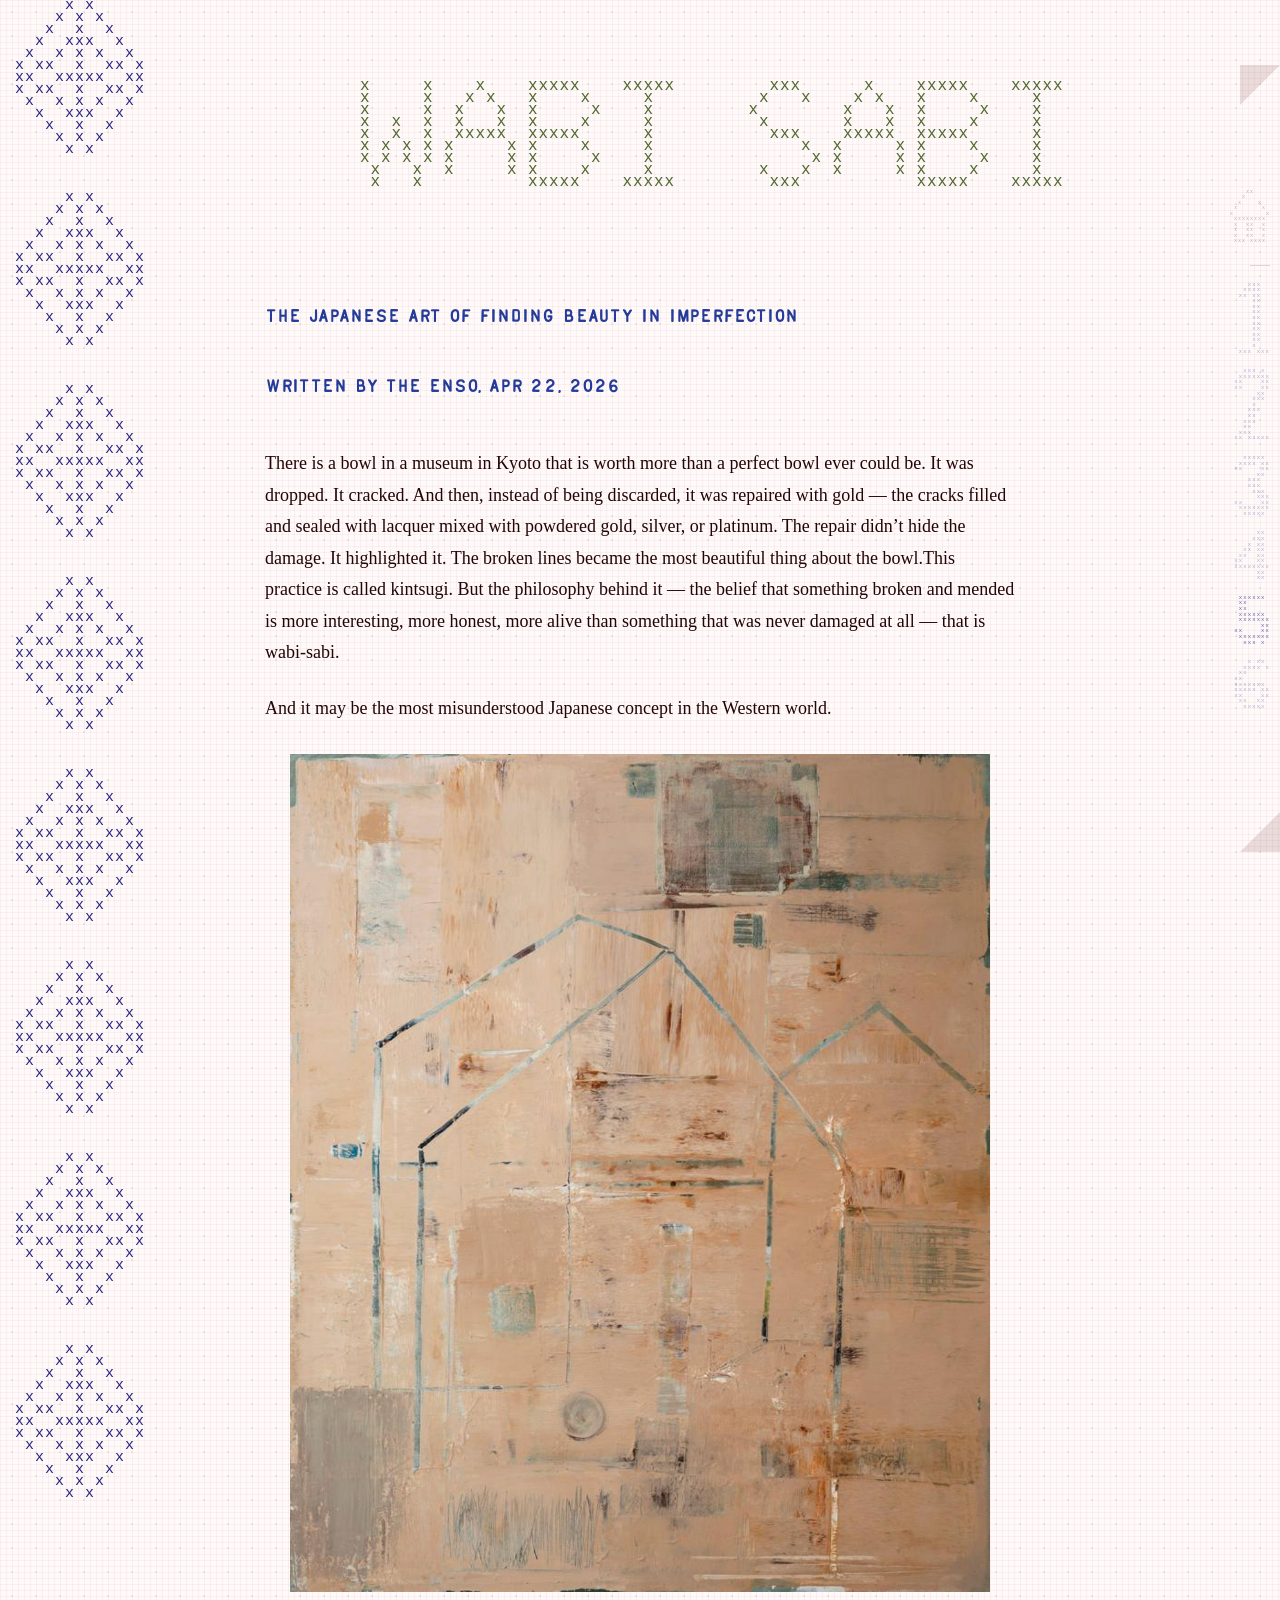
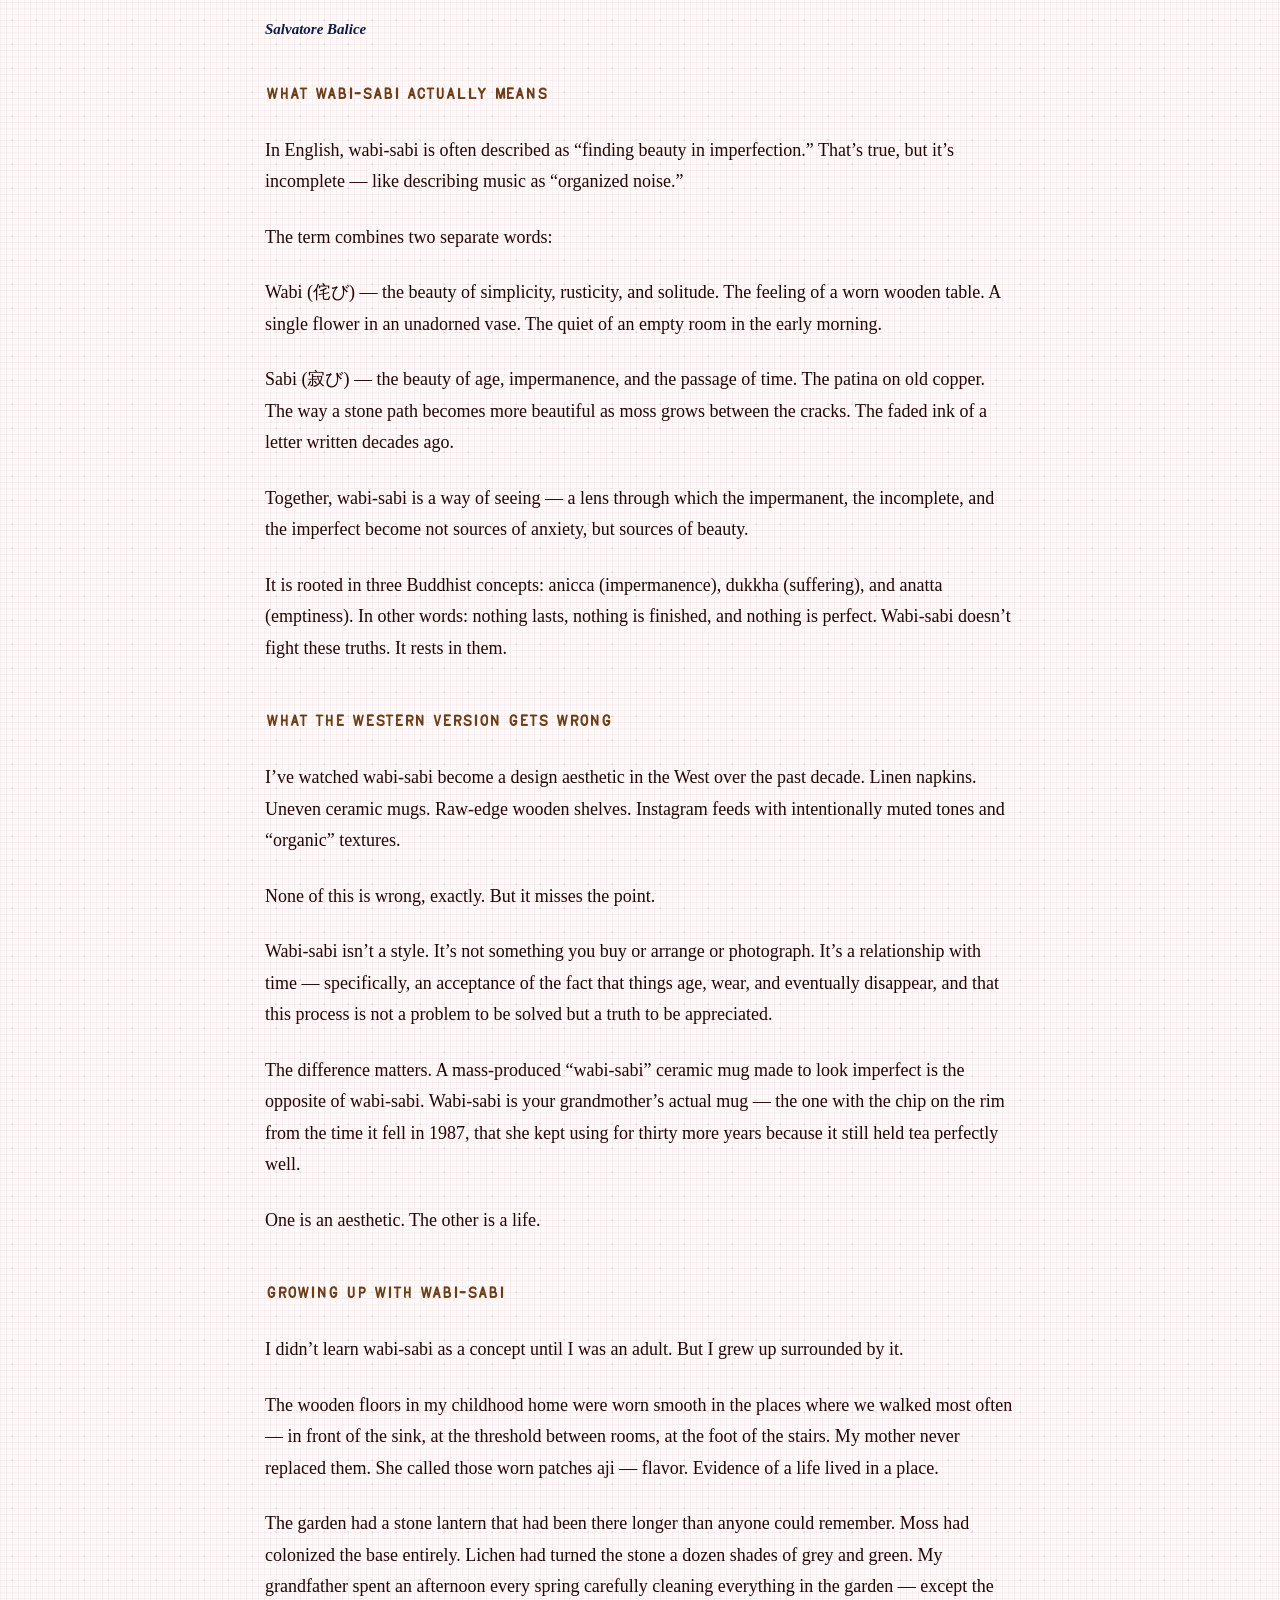
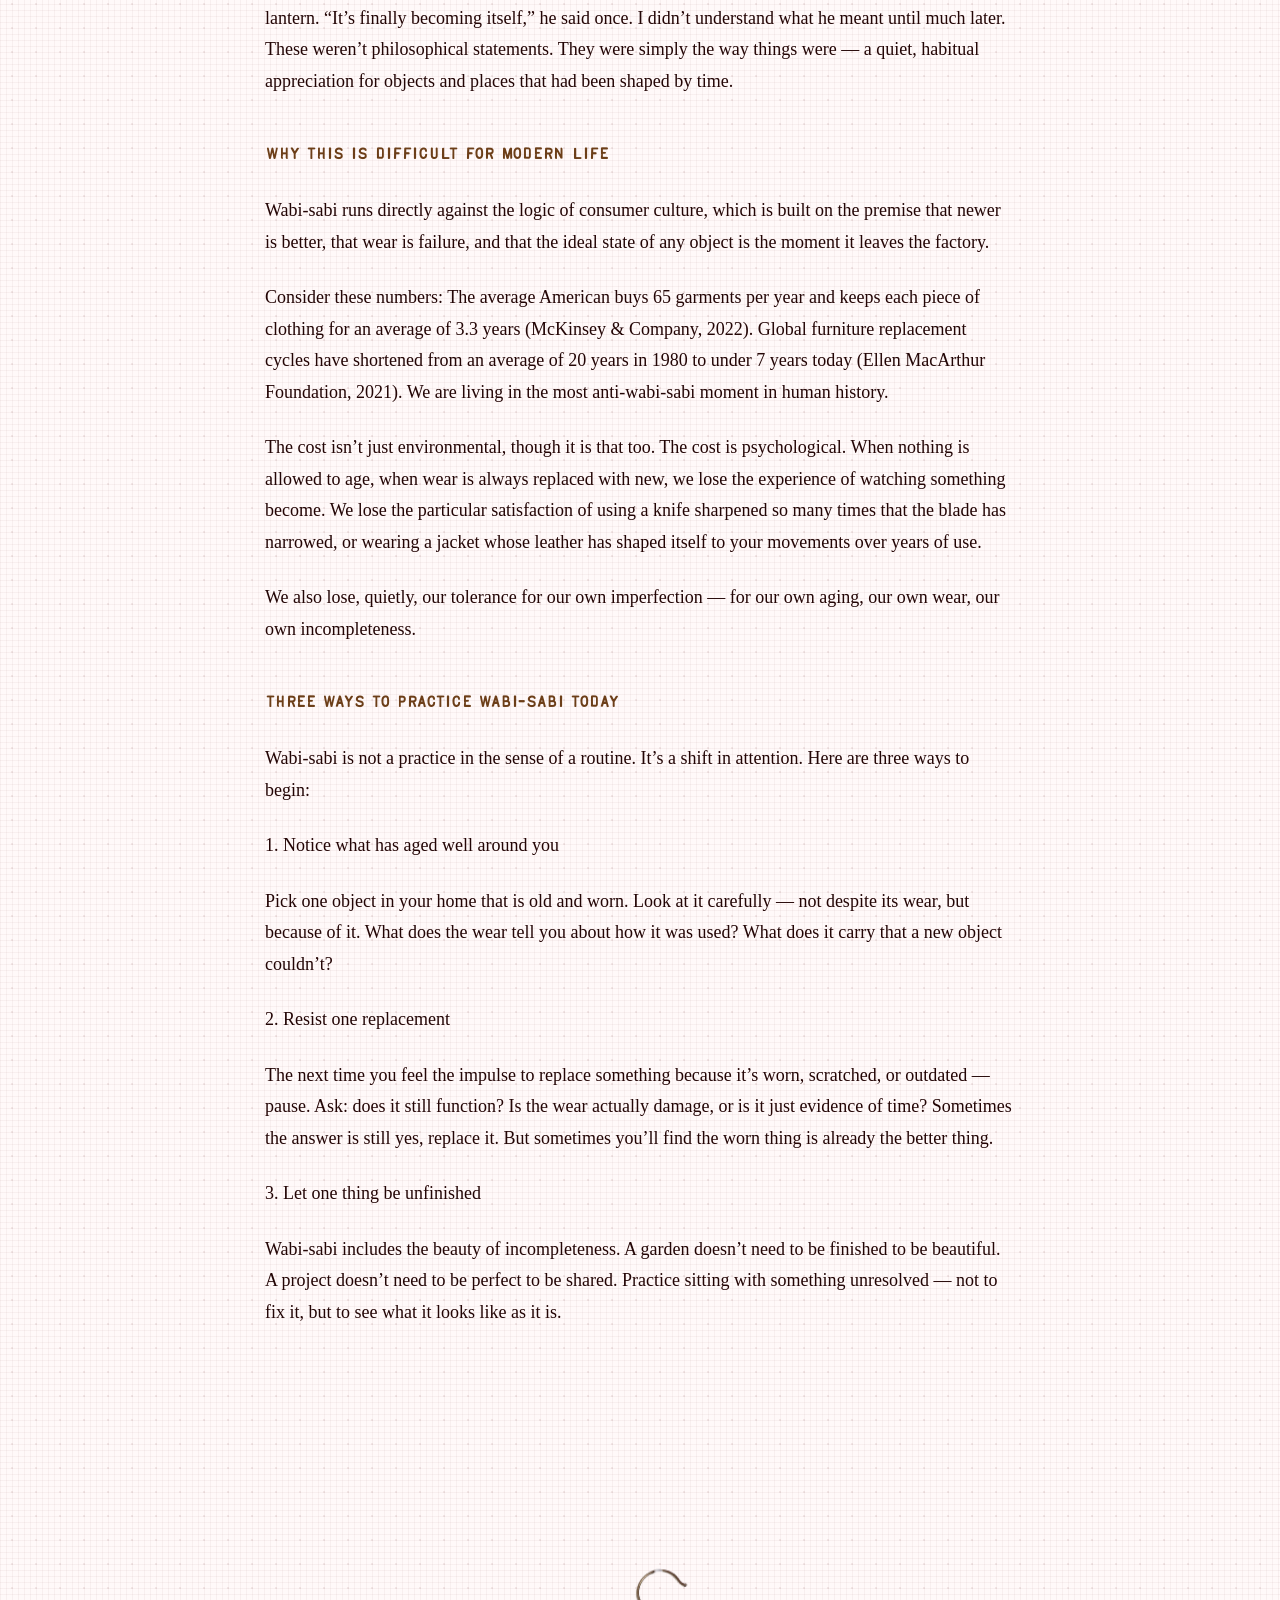
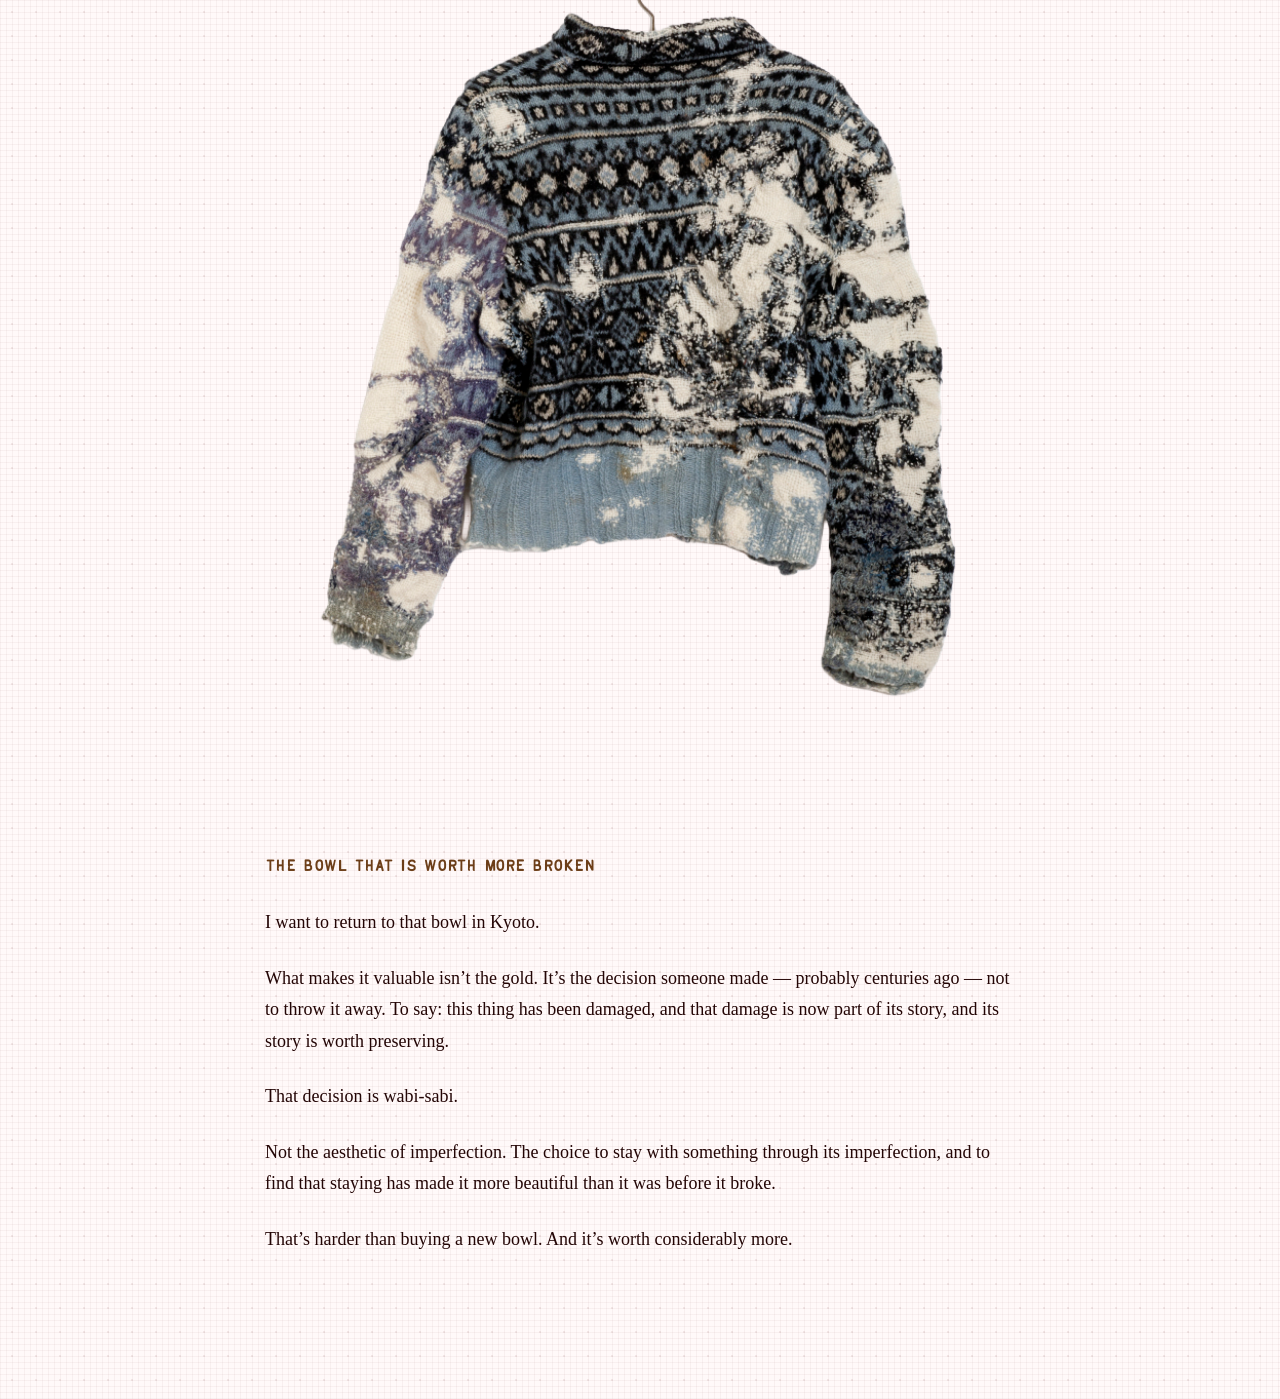
<file: article-5.html>
<!DOCTYPE html>
<html lang="en">
<head>
  <meta charset="UTF-8" />
  <title>Garment Study</title>
  <link rel="stylesheet" href="styles5.css" />
  <link rel="stylesheet" href="nav.css">

</head>

<body data-article="5">


  <div class="stitch-ascii" id="stitchPattern"></div>

<div id="stitch-title"></div>

  <main class="article">

    <h3>THE JAPANESE ART OF FINDING BEAUTY IN IMPERFECTION</h3>


<h3>written by The Enso, Apr 22, 2026</h3>
<h3></h3>
<p>


There is a bowl in a museum in Kyoto that is worth more than a perfect bowl ever could be.

It was dropped. It cracked. And then, instead of being discarded, it was repaired with gold — the cracks filled and sealed with lacquer mixed with powdered gold, silver, or platinum. The repair didn’t hide the damage. It highlighted it. The broken lines became the most beautiful thing about the bowl.This practice is called kintsugi. But the philosophy behind it — the belief that something broken and mended is more interesting, more honest, more alive than something that was never damaged at all — that is wabi-sabi.</p>

<p>And it may be the most misunderstood Japanese concept in the Western world.</p>
<div class="img1"><img src="sal.png"></div>
<h4>Salvatore Balice</h4>
<p></p>
<h2>What Wabi-Sabi Actually Means</h2>

<p>In English, wabi-sabi is often described as “finding beauty in imperfection.” That’s true, but it’s incomplete — like describing music as “organized noise.”</p>

<p>The term combines two separate words:</p>

<p>Wabi (侘び) — the beauty of simplicity, rusticity, and solitude. The feeling of a worn wooden table. A single flower in an unadorned vase. The quiet of an empty room in the early morning.</p>

<p>Sabi (寂び) — the beauty of age, impermanence, and the passage of time. The patina on old copper. The way a stone path becomes more beautiful as moss grows between the cracks. The faded ink of a letter written decades ago.</p>
<p>Together, wabi-sabi is a way of seeing — a lens through which the impermanent, the incomplete, and the imperfect become not sources of anxiety, but sources of beauty.</p>

<p>It is rooted in three Buddhist concepts: anicca (impermanence), dukkha (suffering), and anatta (emptiness). In other words: nothing lasts, nothing is finished, and nothing is perfect. Wabi-sabi doesn’t fight these truths. It rests in them.</p>

<p></p>
<h2>What the Western Version Gets Wrong</h2>

<p>I’ve watched wabi-sabi become a design aesthetic in the West over the past decade. Linen napkins. Uneven ceramic mugs. Raw-edge wooden shelves. Instagram feeds with intentionally muted tones and “organic” textures.</p>

<p>None of this is wrong, exactly. But it misses the point.</p>

<p>Wabi-sabi isn’t a style. It’s not something you buy or arrange or photograph. It’s a relationship with time — specifically, an acceptance of the fact that things age, wear, and eventually disappear, and that this process is not a problem to be solved but a truth to be appreciated.</p>

<p>The difference matters. A mass-produced “wabi-sabi” ceramic mug made to look imperfect is the opposite of wabi-sabi. Wabi-sabi is your grandmother’s actual mug — the one with the chip on the rim from the time it fell in 1987, that she kept using for thirty more years because it still held tea perfectly well.</p>

<p>One is an aesthetic. The other is a life.</p>

<p></p>
<h2>Growing Up with Wabi-Sabi</h2>

<p>I didn’t learn wabi-sabi as a concept until I was an adult. But I grew up surrounded by it.</p>

<p>The wooden floors in my childhood home were worn smooth in the places where we walked most often — in front of the sink, at the threshold between rooms, at the foot of the stairs. My mother never replaced them. She called those worn patches aji — flavor. Evidence of a life lived in a place.</p>

<p>The garden had a stone lantern that had been there longer than anyone could remember. Moss had colonized the base entirely. Lichen had turned the stone a dozen shades of grey and green. My grandfather spent an afternoon every spring carefully cleaning everything in the garden — except the lantern. “It’s finally becoming itself,” he said once. I didn’t understand what he meant until much later. These weren’t philosophical statements. They were simply the way things were — a quiet, habitual appreciation for objects and places that had been shaped by time.</p>
<p></p>
<h2>Why This Is Difficult for Modern Life</h2>

<p>Wabi-sabi runs directly against the logic of consumer culture, which is built on the premise that newer is better, that wear is failure, and that the ideal state of any object is the moment it leaves the factory.</p>

<p>Consider these numbers: The average American buys 65 garments per year and keeps each piece of clothing for an average of 3.3 years (McKinsey & Company, 2022). Global furniture replacement cycles have shortened from an average of 20 years in 1980 to under 7 years today (Ellen MacArthur Foundation, 2021). We are living in the most anti-wabi-sabi moment in human history.</p>

<p>The cost isn’t just environmental, though it is that too. The cost is psychological. When nothing is allowed to age, when wear is always replaced with new, we lose the experience of watching something become. We lose the particular satisfaction of using a knife sharpened so many times that the blade has narrowed, or wearing a jacket whose leather has shaped itself to your movements over years of use.</p>

<p>We also lose, quietly, our tolerance for our own imperfection — for our own aging, our own wear, our own incompleteness.</p>

<p></p>
<h2>Three Ways to Practice Wabi-Sabi Today</h2>

<p>Wabi-sabi is not a practice in the sense of a routine. It’s a shift in attention. Here are three ways to begin:</p>

<p>1. Notice what has aged well around you</p>
<p>Pick one object in your home that is old and worn. Look at it carefully — not despite its wear, but because of it. What does the wear tell you about how it was used? What does it carry that a new object couldn’t?</p>

<p>2. Resist one replacement</p>
<p>The next time you feel the impulse to replace something because it’s worn, scratched, or outdated — pause. Ask: does it still function? Is the wear actually damage, or is it just evidence of time? Sometimes the answer is still yes, replace it. But sometimes you’ll find the worn thing is already the better thing.</p>

<p>3. Let one thing be unfinished</p>
<p>Wabi-sabi includes the beauty of incompleteness. A garden doesn’t need to be finished to be beautiful. A project doesn’t need to be perfect to be shared. Practice sitting with something unresolved — not to fix it, but to see what it looks like as it is.</p>
<p></p>
<div class="img1"><img src="sweater copy.png"></div>
<h2>The Bowl That Is Worth More Broken</h2>

<p>I want to return to that bowl in Kyoto.</p>

<p>What makes it valuable isn’t the gold. It’s the decision someone made — probably centuries ago — not to throw it away. To say: this thing has been damaged, and that damage is now part of its story, and its story is worth preserving.</p>

<p>That decision is wabi-sabi.</p>

<p>Not the aesthetic of imperfection. The choice to stay with something through its imperfection, and to find that staying has made it more beautiful than it was before it broke.</p>

<p>That’s harder than buying a new bowl. And it’s worth considerably more.</p>
</p>

  </main>

      
    <script src="script.js"></script>
<script src="stitchArt.js"></script>
<script src="stitchTitle-5.js"></script>
<script src="nav.js"></script>
    </body>
</html>
</file>
<file: styles2.css>
@import url('https://fonts.googleapis.com/css2?family=Cormorant+Garamond:ital,wght@0,400;0,600;1,400&family=Fraunces:ital,wght@0,400;0,700;1,400&family=Spectral:ital,wght@0,400;0,600;1,400&display=swap');


@font-face {
  font-family: 'BigBird';
  src: url('TAYBigBird copy.otf') format('opentype');
}
.imghead {
  text-align: center;
  margin: 20px auto;
  top:100px;
  padding: 50px;
}

.imghead img {
  width: 800px; /* change this value */
  max-width: 100%;
  height: auto;
  display: block;
  margin: 0 auto;
  position: relative;
  top: 70 px;
  padding: 2 px;
}
/* BASE */
body {
  margin: 0;
  font-family: "Athelas", Georgia, serif;
  line-height: 1.7;
  background-color: rgb(255, 254, 250);
  background-image: radial-gradient(rgba(0,0,0,0.03) 1px, transparent 1px);
  background-size: 4px 4px;
}
 

/* ARTICLE */
.article {
  max-width: 750px;
  margin: 0 auto;
  padding: 120px 20px;
  font-size: 18px;
  color: rgb(35, 5, 5);
}
 
/* HEADINGS */
h1, h2, h3 {
  font-family: 'Cormorant Garamond', serif;
  letter-spacing: .5px;
  color: rgb(14, 31, 181);
}
 
h1 {
  font-size: 64px;
  line-height: 1;
  margin-bottom: 30px;
  max-width: 900px;
  font-family: 'Tay Big Bird';
}
 
h2 {
  font-size: 30px;
  line-height: 1;
  margin-top: 50px;
  margin-bottom: 30px;
  max-width: 750px;
  font-family: 'BigBird', serif;
  color:brown;
}

 
h3 {
  font-size: 20px;
  line-height: 1;
  margin-top: 50px;
  margin-bottom: 30px;
  max-width: 750px;
  font-family: 'BigBird', serif;
  color:rgb(37, 6, 6);
}
 
 
h4 {
  font-size: 20px;
  line-height: 1;
  margin-top: 50px;
  margin-bottom: 30px;
  max-width: 750px;
  font-family: 'BigBird', serif;
  color:rgb(102, 16, 16);
}

h5 {
  font-size: 15px;
  line-height: 1;
  margin-top: 5px;
  margin-bottom: 30px;
  max-width: 750px;
  font-family: 'athelas', serif;
font-style: italic;
  color:rgb(13, 25, 71);
}

/* PARAGRAPHS */
p {
  margin-bottom: 24px;
  line-height: 1.75;
  hyphens: auto;
  text-indent: 1.2em;
}
 
p:first-of-type {
  text-indent: 0;
}
 
/* IMAGES */
.article img {
  width: 100%;
  max-width: 720px;
  display: block;
  margin: 40px auto;
}
 
.firstchart img,
.ej2 img,
.ej3 img {
  width: 700px;
  max-width: 100%;
  height: auto;
  display: block;
  margin: 40px auto;
}
 
#stitchPattern {
  position: fixed;
  top: 0;
  left: 15px;
  white-space: pre;
  font-family: monospace;
  font-size: 18px;
  line-height: .75;
  letter-spacing: .75px;
  color: rgb(11, 11, 180);
  pointer-events: none;
  z-index: 999;
}

.stitch-art {
  display: block;
  white-space: pre;
  font-family: monospace;
  font-size: 13px;
  line-height: 1.1;
  letter-spacing: 5px;
  color:  rgba(34, 29, 116, 0.85);
  margin: 40px auto;
  text-align: center;
}
 
.stitch-art-left {
  display: block;
  white-space: pre;
  font-family: monospace;
  font-size: 13px;
  line-height: 1.1;
  letter-spacing: 5px;
  color:  rgba(34, 29, 116, 0.85);
  margin: 40px 0;
  text-align: left;
}
 
/* section number markers — larger */
.stitch-number {
  display: block;
  white-space: pre;
  font-family: monospace;
  font-size: 16px;
  line-height: 1.1;
  letter-spacing: 6px;
  color:  rgba(34, 29, 116, 0.85);
  margin: 60px 0 20px 0;
}

/* ── STITCH TITLE ── */
#stitch-title {
  display: block;
  position:relative;
  left:360px;
  top:80px;
  white-space: pre;
  font-family: monospace;
  font-size: 10px;
  line-height: 6pt;
  letter-spacing: 1px;
  color:  rgba(49, 44, 194, 0.85);
  margin: 0 0 30px 0;
  overflow-x: auto;
}

body {
  background-color: rgb(255, 249, 249);
  background-image:
    /* cross marks at every 4th intersection */
    radial-gradient(rgba(84,3,3,0.07) 1px, transparent 1px),
    /* fine grid lines */
    linear-gradient(rgba(84,3,3,0.04) 1px, transparent 1px),
    linear-gradient(90deg, rgba(84,3,3,0.04) 1px, transparent 1px);
  background-size:
    24px 24px,
    6px 6px,
    6px 6px;
  background-position:
    0 0,
    0 0,
    0 0;
}

body.blue-pattern #stitchPattern {
  color: rgb(24, 47, 108);
}
</file>
<file: nav.css>
/* ── STITCH SPINE ───────────────────────────────────────────────── */
#stitch-spine {
  position: fixed;
  right: 0;
  top: 50%;
  transform: translateY(-50%);
  z-index: 100;
  display: flex;
  flex-direction: column;
  align-items: flex-end;
  gap: 14px;
  padding: 20px 10px;
}

/* ── HOME ICON ─────────────────────────────────────────────────── */
.spine-home {
  position: relative;
  text-decoration: none;
  display: block;
  opacity: 0.3;
  transition: opacity 0.3s ease;
  margin-bottom: 4px;
}

.spine-home:hover {
  opacity: 0.8;
}

.spine-home pre {
  font-family: monospace;
  font-size: 5px;
  line-height: 1.1;
  letter-spacing: 1px;
  color: rgba(84,3,3,1);
  margin: 0;
  white-space: pre;
}

/* ── DIVIDER ───────────────────────────────────────────────────── */
.spine-divider {
  width: 20px;
  height: 1px;
  background: rgba(84,3,3,0.15);
  align-self: flex-end;
  margin: 2px 0;
}

/* ── ARTICLE NUMBERS ───────────────────────────────────────────── */
.spine-num {
  position: relative;
  text-decoration: none;
  display: block;
  opacity: 0.3;
  transition: opacity 0.3s ease;
}

.spine-num:hover {
  opacity: 0.65;
}

.spine-num.current {
  opacity: 0.6;
}

.spine-num pre {
  font-family: monospace;
  font-size: 5.6px;
  line-height: 1;
  letter-spacing: 1.1px;
  color: rgb(0, 6, 124);
  margin: 0;
  white-space: pre;
}

/* ── SPINE TOOLTIP ─────────────────────────────────────────────── */
.spine-tip {
  position: absolute;
  right: calc(100% + 12px);
  top: 50%;
  transform: translateY(-50%);
  background: rgb(255,249,249);
  border: 1px solid rgba(84,3,3,0.15);
  padding: 5px 10px;
  font-family: "Athelas", Georgia, serif;
  font-size: 11px;
  color: rgba(84,3,3,0.7);
  white-space: nowrap;
  opacity: 0;
  pointer-events: none;
  transition: opacity 0.2s ease;
  letter-spacing: 0.5px;
}

.spine-num:hover .spine-tip,
.spine-home:hover .spine-tip {
  opacity: 1;
}

/* ── CORNER TAG — bottom right (next) ─────────────────────────── */
#corner-tag {
  position: fixed;
  bottom: 0;
  right: 0;
  z-index: 100;
  text-decoration: none;
  display: flex;
  flex-direction: column;
  align-items: flex-end;
  cursor: pointer;
}

.tag-fold {
  width: 0;
  height: 0;
  border-style: solid;
  border-width: 0 0 40px 40px;
  border-color: transparent transparent rgba(84,3,3,0.12) transparent;
  transition: border-width 0.3s ease;
  align-self: flex-end;
}

#corner-tag:hover .tag-fold {
  border-width: 0 0 50px 50px;
}

.tag-content {
  display: flex;
  flex-direction: column;
  align-items: flex-end;
  padding: 0 10px 10px 20px;
  opacity: 0;
  transform: translateY(4px);
  transition: opacity 0.3s ease, transform 0.3s ease;
  max-width: 200px;
  text-align: right;
}

#corner-tag:hover .tag-content {
  opacity: 1;
  transform: translateY(0);
}

.tag-next {
  font-family: monospace;
  font-size: 10px;
  letter-spacing: 1px;
  color: rgba(84,3,3,0.4);
  text-transform: lowercase;
  margin-bottom: 4px;
}

.tag-title {
  font-family: "Athelas", Georgia, serif;
  font-size: 12px;
  color: rgba(84,3,3,0.75);
  line-height: 1.4;
}

/* ── CORNER TAG — top right (prev) ───────────────────────────── */
#corner-tag-prev {
  position: fixed;
  top: 0;
  right: 0;
  z-index: 100;
  text-decoration: none;
  display: flex;
  flex-direction: column;
  align-items: flex-end;
  cursor: pointer;
}

.tag-fold-prev {
  width: 0;
  height: 0;
  border-style: solid;
  border-width: 40px 40px 0 0;
  border-color: rgba(84,3,3,0.12) transparent transparent transparent;
  transition: border-width 0.3s ease;
  align-self: flex-end;
}

#corner-tag-prev:hover .tag-fold-prev {
  border-width: 60px 60px 0 0;
}

#corner-tag-prev .tag-content {
  order: -1;
  padding: 10px 10px 0 20px;
}

#corner-tag-prev:hover .tag-content {
  opacity: 1;
  transform: translateY(0);
}
</file>
<file: styles4.css>
@import url('https://fonts.googleapis.com/css2?family=Cormorant+Garamond:ital,wght@0,400;0,600;1,400&family=Fraunces:ital,wght@0,400;0,700;1,400&family=Spectral:ital,wght@0,400;0,600;1,400&display=swap');


@font-face {
  font-family: 'BigBird';
  src: url('TAYBigBird copy.otf') format('opentype');
}
 
/* BASE */
body {
  margin: 0;
  font-family: "Athelas", Georgia, serif;
  line-height: 1.7;
  background-color: rgb(255, 254, 250);
  background-image: radial-gradient(rgba(0,0,0,0.03) 1px, transparent 1px);
  background-size: 4px 4px;
}
 

/* ARTICLE */
.article {
  max-width: 750px;
  margin: 0 auto;
  padding: 120px 20px;
  font-size: 18px;
  color: rgb(35, 5, 5);
}
 
/* HEADINGS */
h1, h2, h3 {
  font-family: 'Cormorant Garamond', serif;
  letter-spacing: .5px;
  color: rgb(152, 19, 35);
}
 
h1 {
  font-size: 64px;
  line-height: 1;
  margin-bottom: 30px;
  max-width: 900px;
  font-family: 'Tay Big Bird';
}
 
h2 {
  font-size: 30px;
  line-height: 1;
  margin-top: 50px;
  margin-bottom: 30px;
  max-width: 750px;
  font-family: 'BigBird', serif;
  color:rgb(14, 52, 3);
}

 
h3 {
  font-size: 20px;
  line-height: 1;
  margin-top: 50px;
  margin-bottom: 30px;
  max-width: 750px;
  font-family: 'BigBird', serif;
  color:brown;
}
 
h4 {
  font-size: 15px;
  line-height: 1;
  margin-top: 5px;
  margin-bottom: 30px;
  max-width: 750px;
  font-family: 'athelas', serif;
font-style: italic;
  color:rgb(13, 25, 71);
}

/* PARAGRAPHS */
p {
  margin-bottom: 24px;
  line-height: 1.75;
  hyphens: auto;
  text-indent: 1.2em;
}
 
p:first-of-type {
  text-indent: 0;
}
 
/* IMAGES */
.article img {
  width: 100%;
  max-width: 720px;
  display: block;
  margin: 40px auto;
}
 
.firstchart img,
.ej2 img,
.ej3 img {
  width: 700px;
  max-width: 100%;
  height: auto;
  display: block;
  margin: 40px auto;
}
 
#stitchPattern {
  position: fixed;
  top: 0;
  left: 15px;
  white-space: pre;
  font-family: monospace;
  font-size: 18px;
  line-height: .85;
  letter-spacing: .85px;
  color: rgb(208, 0, 156);
  pointer-events: none;
  z-index: 999;
}

.stitch-art {
  display: block;
  white-space: pre;
  font-family: monospace;
  font-size: 13px;
  line-height: 1.1;
  letter-spacing: 5px;
  color:  rgba(34, 29, 116, 0.85);
  margin: 40px auto;
  text-align: center;
}
 
.stitch-art-left {
  display: block;
  white-space: pre;
  font-family: monospace;
  font-size: 13px;
  line-height: 1.1;
  letter-spacing: 5px;
  color:  rgba(34, 29, 116, 0.85);
  margin: 40px 0;
  text-align: left;
}
 
/* section number markers — larger */
.stitch-number {
  display: block;
  white-space: pre;
  font-family: monospace;
  font-size: 16px;
  line-height: 1.1;
  letter-spacing: 6px;
  color:  rgba(34, 29, 116, 0.85);
  margin: 60px 0 20px 0;
}

/* ── STITCH TITLE ── */
#stitch-title {
  display: block;
  position:relative;
  left:360px;
  top:80px;
  white-space: pre;
  font-family: monospace;
  font-size: 10px;
  line-height: 6pt;
  letter-spacing: 1px;
  color:  rgba(188, 0, 0, 0.85);
  margin: 0 0 30px 0;
  overflow-x: auto;
}
</file>
<file: styles5.css>
@import url('https://fonts.googleapis.com/css2?family=Cormorant+Garamond:ital,wght@0,400;0,600;1,400&family=Fraunces:ital,wght@0,400;0,700;1,400&family=Spectral:ital,wght@0,400;0,600;1,400&display=swap');


@font-face {
  font-family: 'BigBird';
  src: url('TAYBigBird copy.otf') format('opentype');
}
 
/* BASE */
body {
  margin: 0;
  font-family: "Athelas", Georgia, serif;
  line-height: 1.7;
  background-color: rgb(255, 254, 250);
  background-image: radial-gradient(rgba(0,0,0,0.03) 1px, transparent 1px);
  background-size: 4px 4px;
}
 
.img1 img {
  width: 700px;
  max-width: 100%;
  height: auto;
  display: block;
  margin: 30px auto;
}

/* ARTICLE */
.article {
  max-width: 750px;
  margin: 0 auto;
  padding: 120px 20px;
  color: rgb(35, 5, 5);
}
 

 
h1 {
  font-size: 64px;
  line-height: 1;
  margin-bottom: 30px;
  max-width: 900px;
font-family: 'Athelas', serif;
}
 
h2 {
  font-size: 18px;
  line-height: 1;
  margin-top: 50px;
  margin-bottom: 30px;
  max-width: 750px;
  font-family: 'BigBird', serif;
  color:rgb(108, 62, 24);
}

h3 {
  font-size: 20px;
  line-height: 1;
  margin-top: 50px;
  margin-bottom: 30px;
  max-width: 750px;
  font-family: 'BigBird', serif;
  color:rgb(36, 59, 153);
}

h4 {
  font-size: 15px;
  line-height: 1;
  margin-top: 5px;
  margin-bottom: 30px;
  max-width: 750px;
  font-family: 'athelas', serif;
font-style: italic;
  color:rgb(13, 25, 71);
}


/* PARAGRAPHS */
p {
  margin-bottom: 24px;
  line-height: 1.75;
  hyphens: auto;
  font-size: 18px;

}
 
p:first-of-type {
  text-indent: 0;
}
 
#stitchPattern {
  position: fixed;
  top: 0;
  left: 15px;
  white-space: pre;
  font-family: monospace;
  font-size: 15px;
  line-height: .8;
  letter-spacing: 1px;
  color: rgba(4, 0, 111, 0.85);
  pointer-events: none;
  z-index: 999;
}

#stitchPatternRight {
  position: fixed;
  top: 30vh;
  right: 14px;
  white-space: pre;
  font-family: monospace;
  font-size: 13px;
  line-height: 1.1;
  letter-spacing: 5px;
  color: rgba(34, 29, 116, 0.85);
  pointer-events: none;
  z-index: 999;
}

.stitch-art {
  display: block;
  white-space: pre;
  font-family: monospace;
  font-size: 13px;
  line-height: 1.1;
  letter-spacing: 5px;
  color:  rgba(34, 29, 116, 0.85);
  margin: 40px auto;
  text-align: center;
}
 
 

/* ── STITCH TITLE ── */
#stitch-title {
  display: block;
  position:relative;
  left:360px;
  top:80px;
  white-space: pre;
  font-family: monospace;
  font-size: 16px;
  line-height: 9pt;
  letter-spacing: .9px;
  color:  rgba(48, 79, 11, 0.85);
  margin: 0 0 30px 0;
  overflow-x: auto;
}

body {
  background-color: rgb(255, 249, 249);
  background-image:
    /* cross marks at every 4th intersection */
    radial-gradient(rgba(84,3,3,0.07) 1px, transparent 1px),
    /* fine grid lines */
    linear-gradient(rgba(84,3,3,0.04) 1px, transparent 1px),
    linear-gradient(90deg, rgba(84,3,3,0.04) 1px, transparent 1px);
  background-size:
    24px 24px,
    6px 6px,
    6px 6px;
  background-position:
    0 0,
    0 0,
    0 0;
}
</file>
